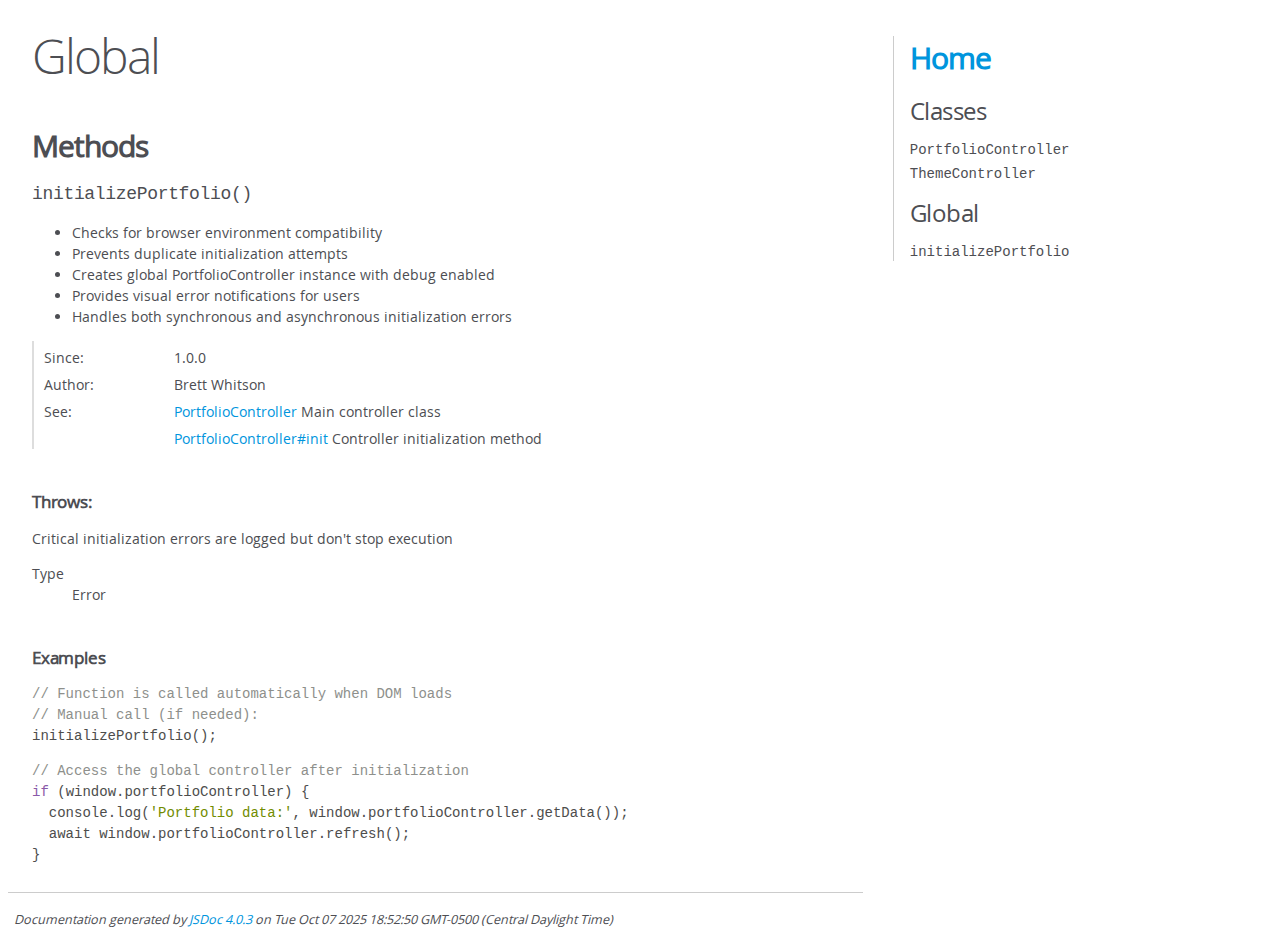
<file: docs/JSDocs/global.html>
<!DOCTYPE html>
<html lang="en">
<head>
    <meta charset="utf-8">
    <meta name="viewport" content="width=device-width, initial-scale=1.0">
    <title>JSDoc: Global</title>

    <script src="scripts/prettify/prettify.js"> </script>
    <script src="scripts/prettify/lang-css.js"> </script>
    <!-- HTML5 shiv removed for GitHub Pages compatibility -->
    <link type="text/css" rel="stylesheet" href="styles/prettify-tomorrow.css">
    <link type="text/css" rel="stylesheet" href="styles/jsdoc-default.css">
</head>

<body>

<div id="main">

    <h1 class="page-title">Global</h1>

<section>

<header>

        

</header>

<article>
    <div class="container-overview">

    </div>

        <h3 class="subsection-title">Methods</h3>

    <h4 class="name" id="initializePortfolio"><span class="type-signature"></span>initializePortfolio<span class="signature">()</span><span class="type-signature"></span></h4>

<div class="description">
    <ul>
<li>Checks for browser environment compatibility</li>
<li>Prevents duplicate initialization attempts</li>
<li>Creates global PortfolioController instance with debug enabled</li>
<li>Provides visual error notifications for users</li>
<li>Handles both synchronous and asynchronous initialization errors</li>
</ul>
</div>

<dl class="details">

    <dt class="tag-since">Since:</dt>
    <dd class="tag-since"><ul class="dummy"><li>1.0.0</li></ul></dd>

    <dt class="tag-author">Author:</dt>
    <dd class="tag-author">
        <ul>
            <li>Brett Whitson</li>
        </ul>
    </dd>

    <dt class="tag-see">See:</dt>
    <dd class="tag-see">
        <ul>
            <li><a href="PortfolioController.html">PortfolioController</a> Main controller class</li>

            <li><a href="PortfolioController.html#init">PortfolioController#init</a> Controller initialization method</li>
        </ul>
    </dd>

</dl>

<h5>Throws:</h5>

<dl>
    <dt>
        <div class="param-desc">
        <p>Critical initialization errors are logged but don't stop execution</p>
        </div>
    </dt>

    <dt>
        <dl>
            <dt>
                Type
            </dt>
            <dd>

<span class="param-type">Error</span>

            </dd>
        </dl>
    </dt>

</dl>

    <h5>Examples</h5>

    <pre class="prettyprint"><code>// Function is called automatically when DOM loads// Manual call (if needed):initializePortfolio();</code></pre>

    <pre class="prettyprint"><code>// Access the global controller after initializationif (window.portfolioController) {  console.log('Portfolio data:', window.portfolioController.getData());  await window.portfolioController.refresh();}</code></pre>

</article>

</section>

</div>

<nav>
    <h2><a href="index.html">Home</a></h2><h3>Classes</h3><ul><li><a href="PortfolioController.html">PortfolioController</a></li><li><a href="ThemeController.html">ThemeController</a></li></ul><h3>Global</h3><ul><li><a href="global.html#initializePortfolio">initializePortfolio</a></li></ul>
</nav>

<br class="clear">

<footer>
    Documentation generated by <a href="https://github.com/jsdoc/jsdoc">JSDoc 4.0.3</a> on Tue Oct 07 2025 18:52:50 GMT-0500 (Central Daylight Time)
</footer>

<script> prettyPrint(); </script>
<script src="scripts/linenumber.js"> </script>

    <!-- Debug info -->
    <script>
      // Only run debug on HTTP/HTTPS (not file://)
      if (window.location.protocol === 'http:' || window.location.protocol === 'https:') {
        console.log('JSDoc Debug Info:');
        console.log('Current URL:', window.location.href);
        console.log('Base URL:', window.location.origin + window.location.pathname.replace(/[^/]*$/, ''));
        
        // Test resource loading
        const resources = [
          'styles/jsdoc-default.css',
          'styles/prettify-tomorrow.css', 
          'scripts/prettify/prettify.js',
          'scripts/prettify/lang-css.js'
        ];
        
        resources.forEach(resource => {
          fetch(resource)
            .then(response => {
              if (response.ok) {
                console.log('✅ Resource loaded:', resource);
              } else {
                console.error('❌ Resource failed:', resource, response.status);
              }
            })
            .catch(error => {
              console.error('❌ Resource error:', resource, error);
            });
        });
      } else {
        console.log('JSDoc: Skipping debug checks for file:// protocol (use http server or GitHub Pages)');
      }
    </script>
    </body>
</html>
</file>
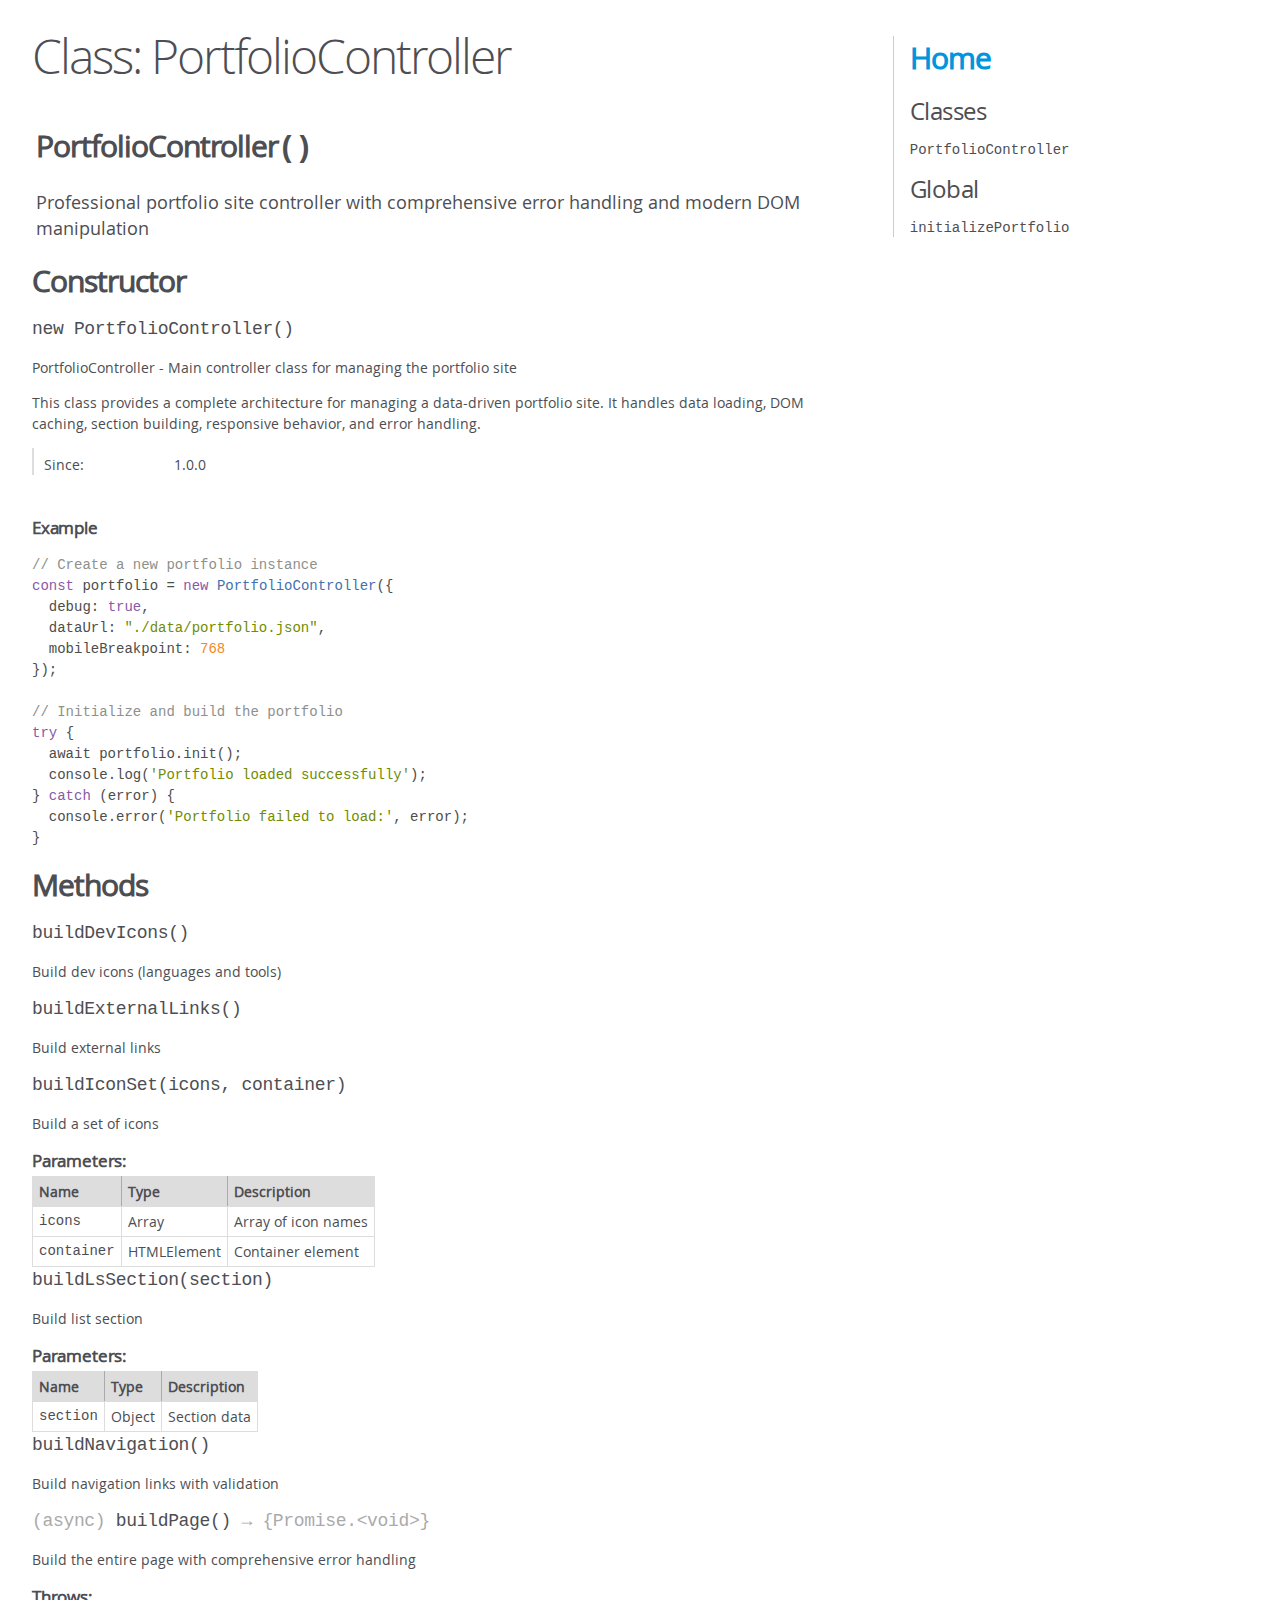
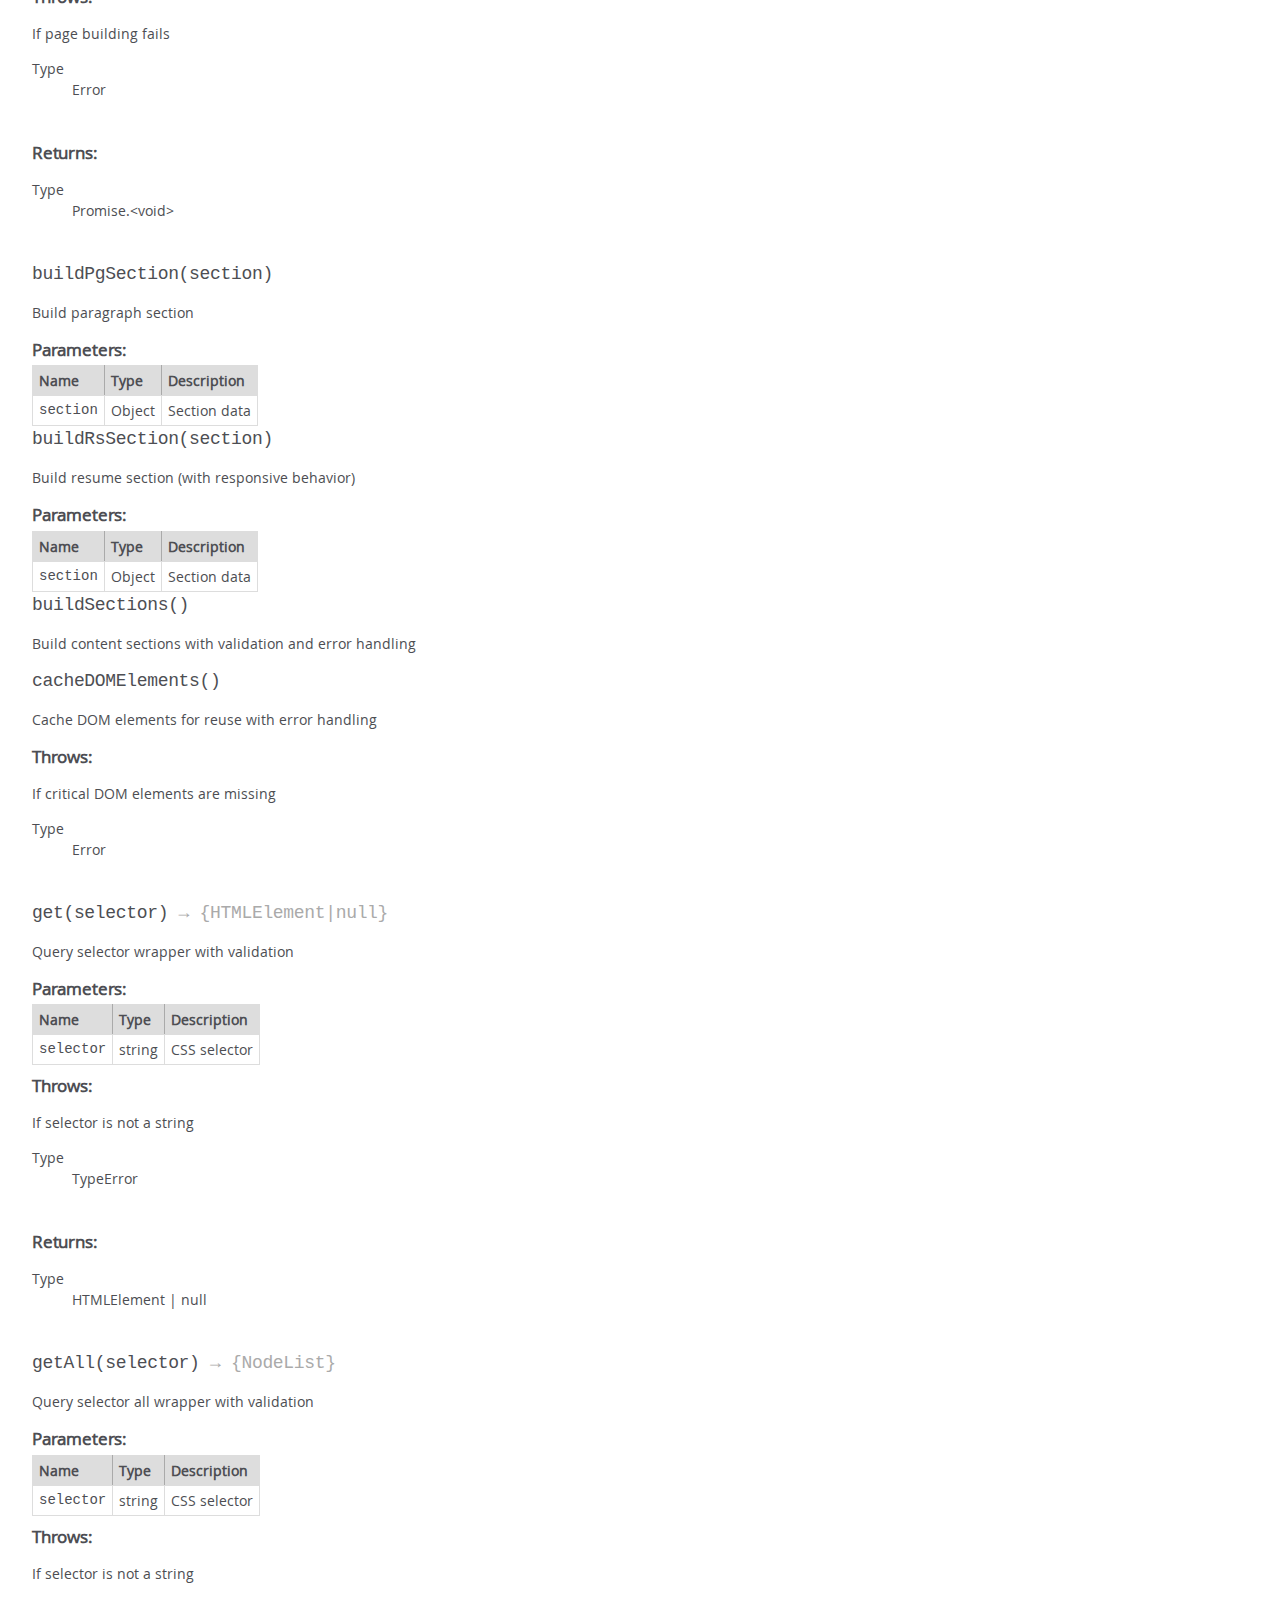
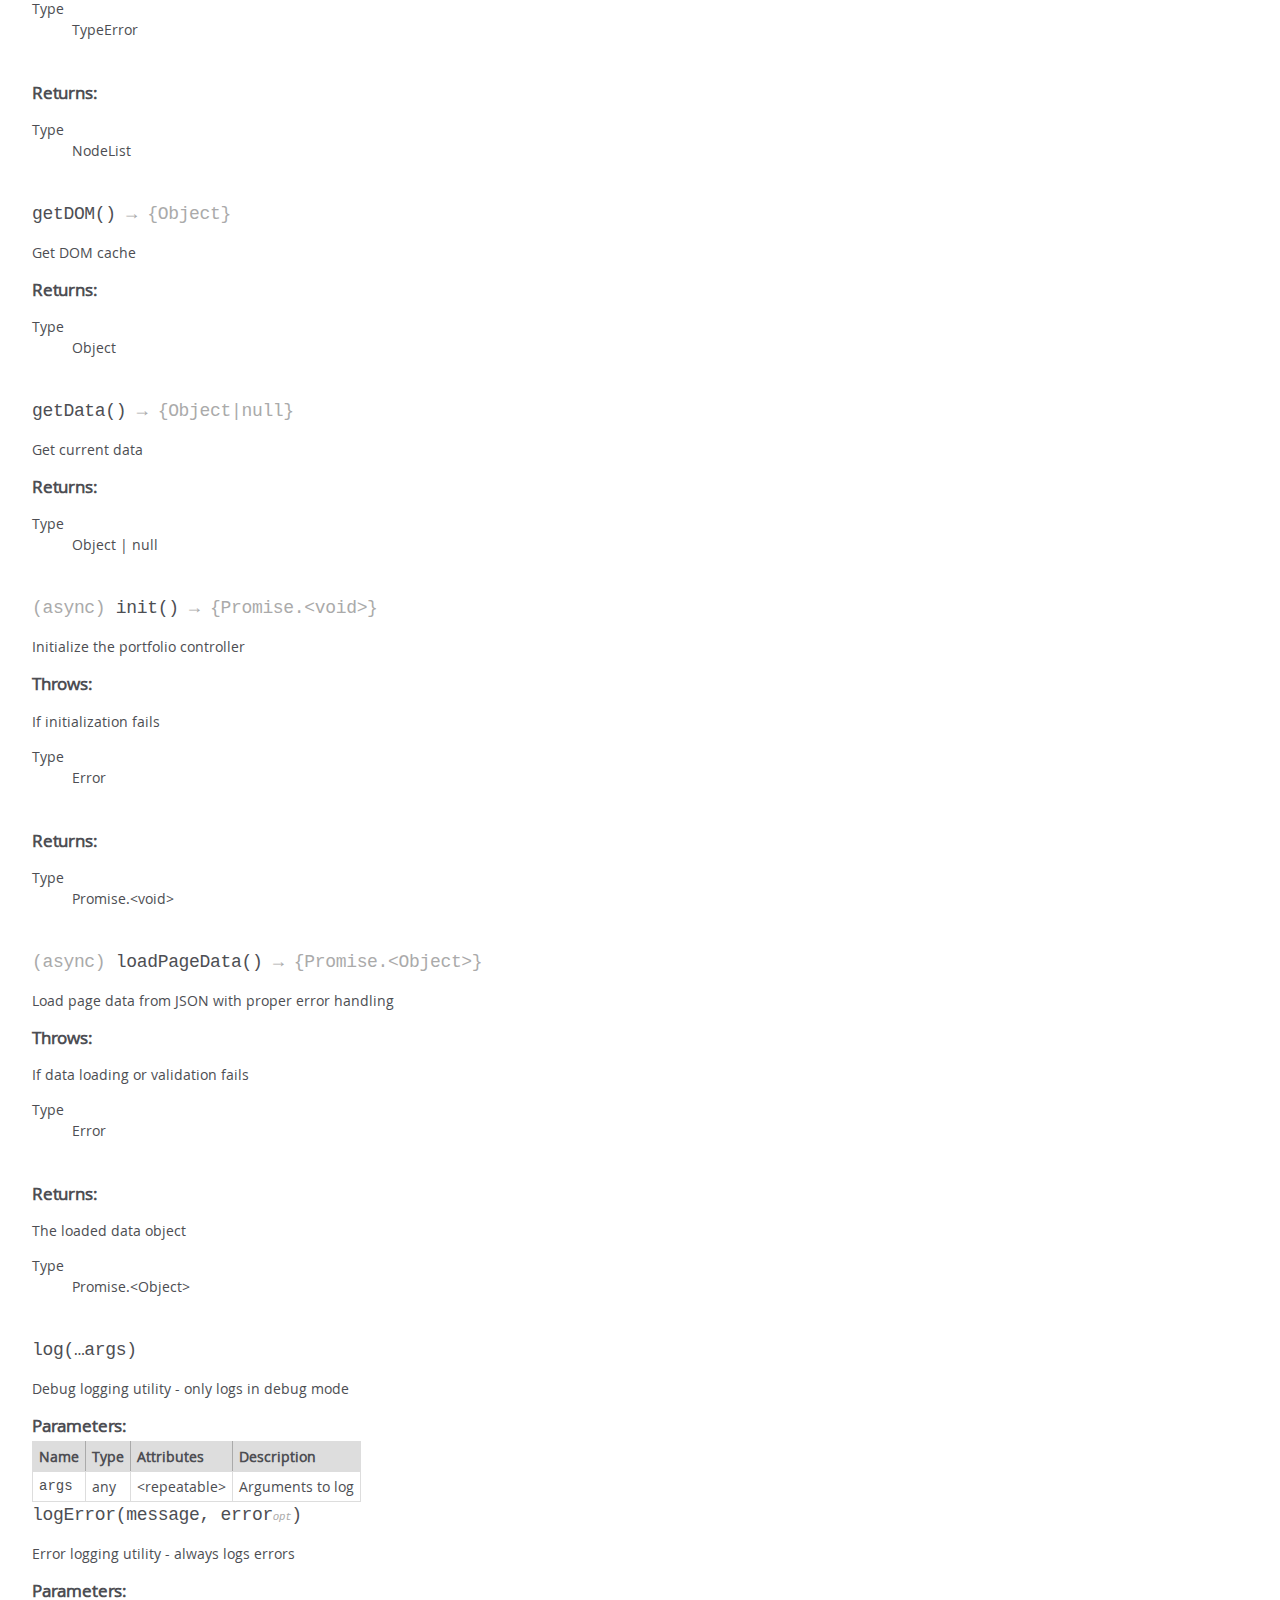
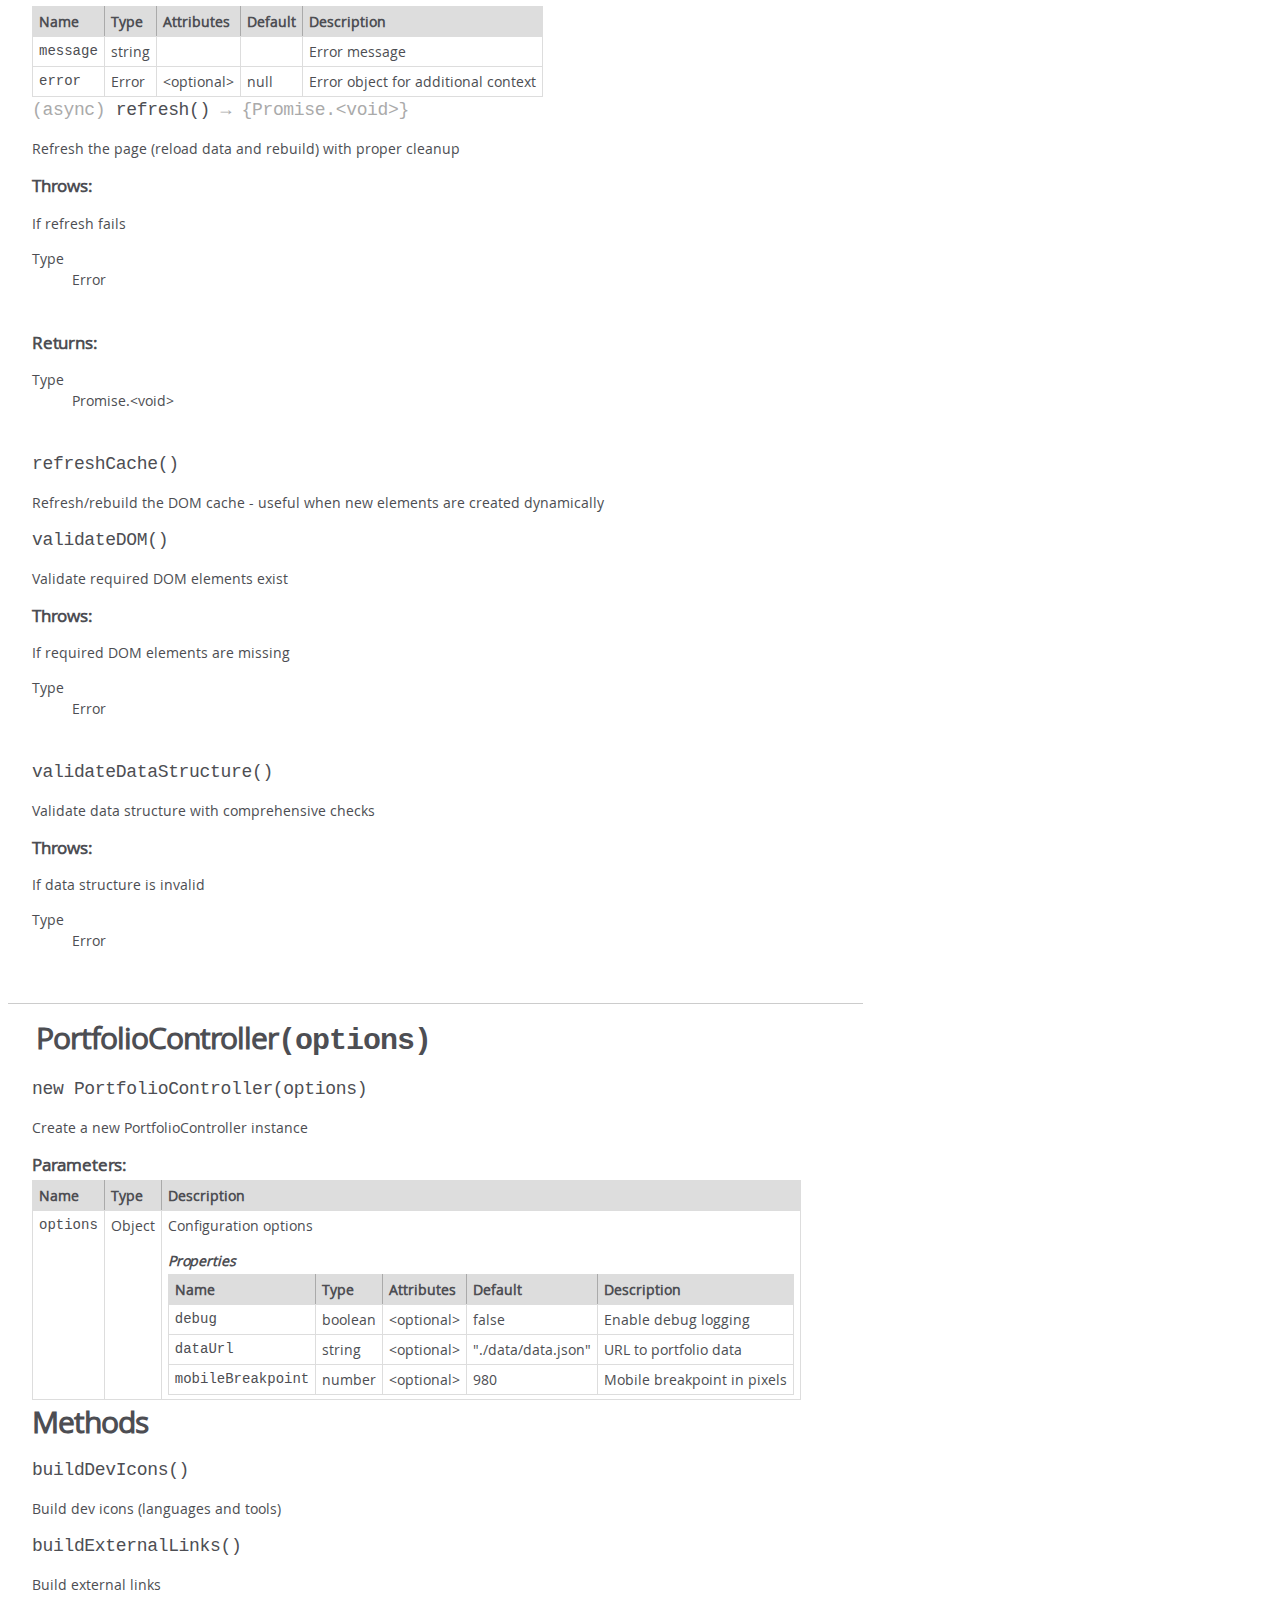
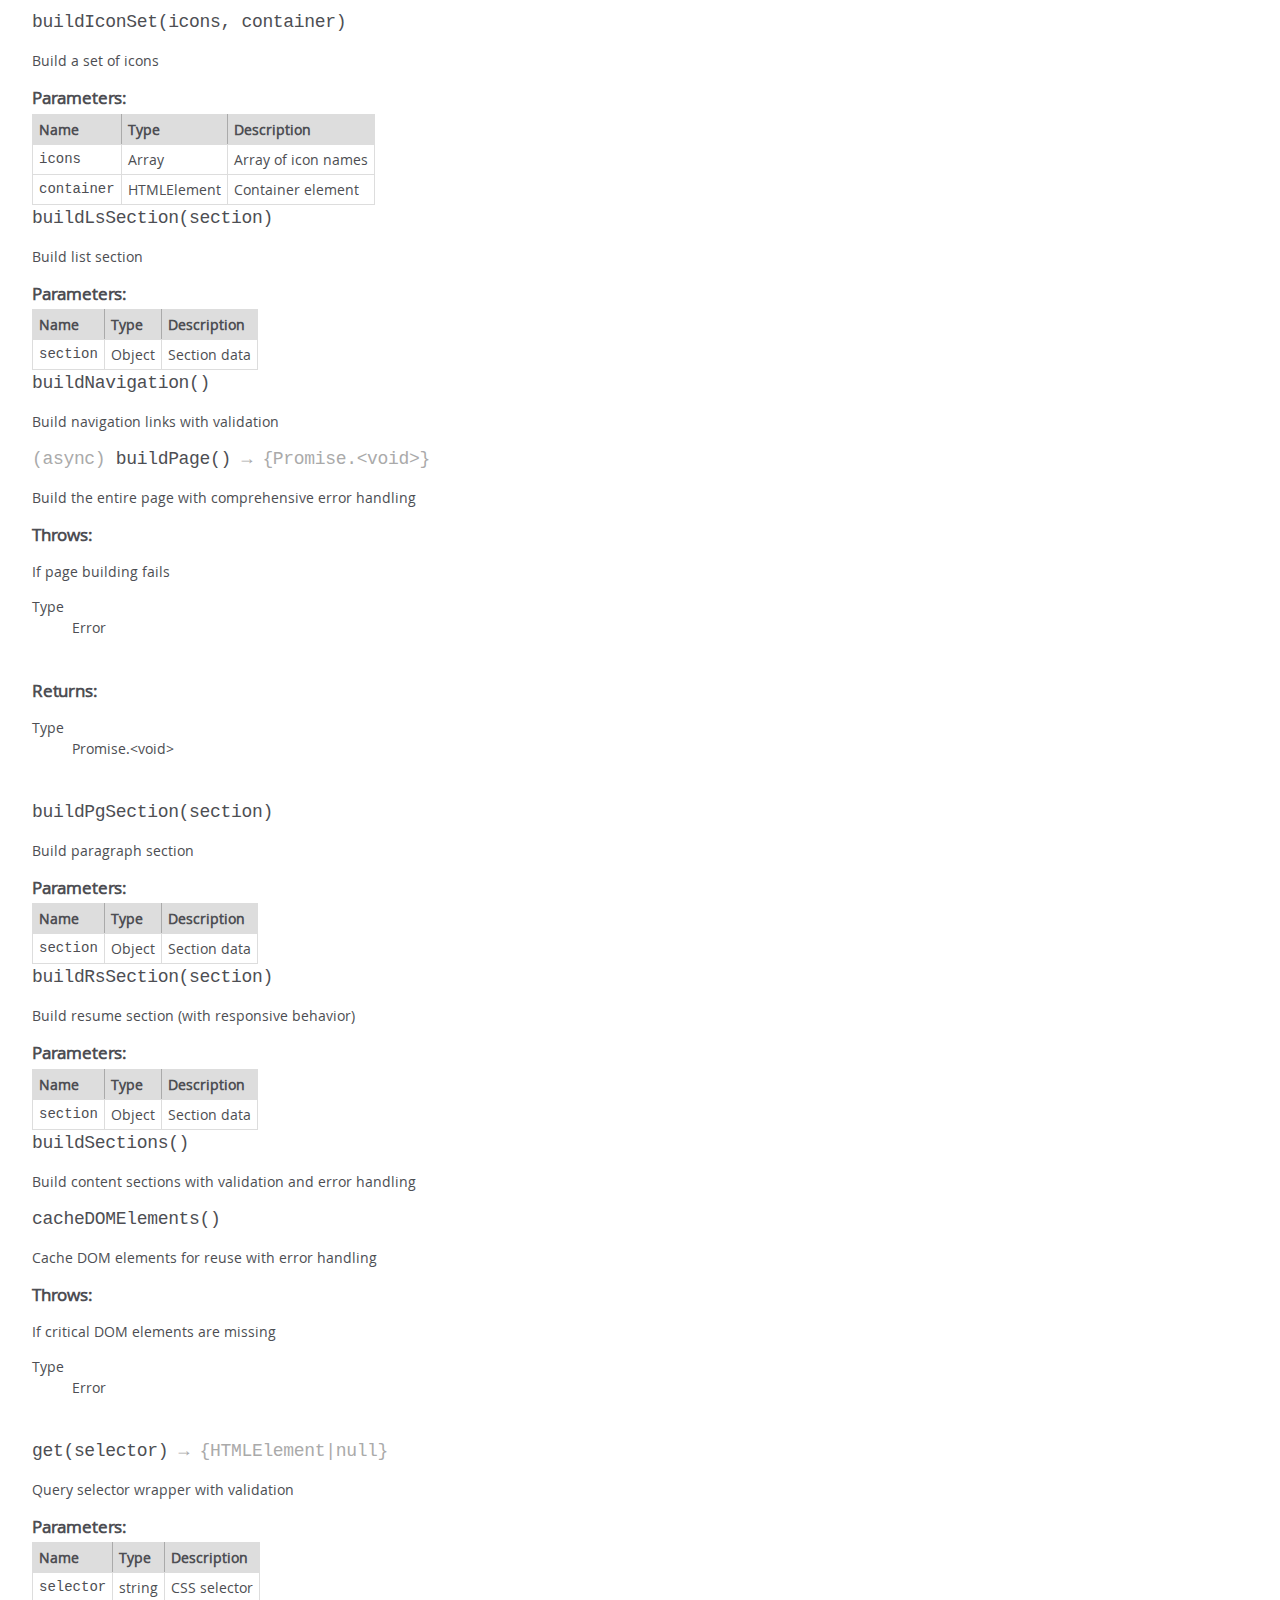
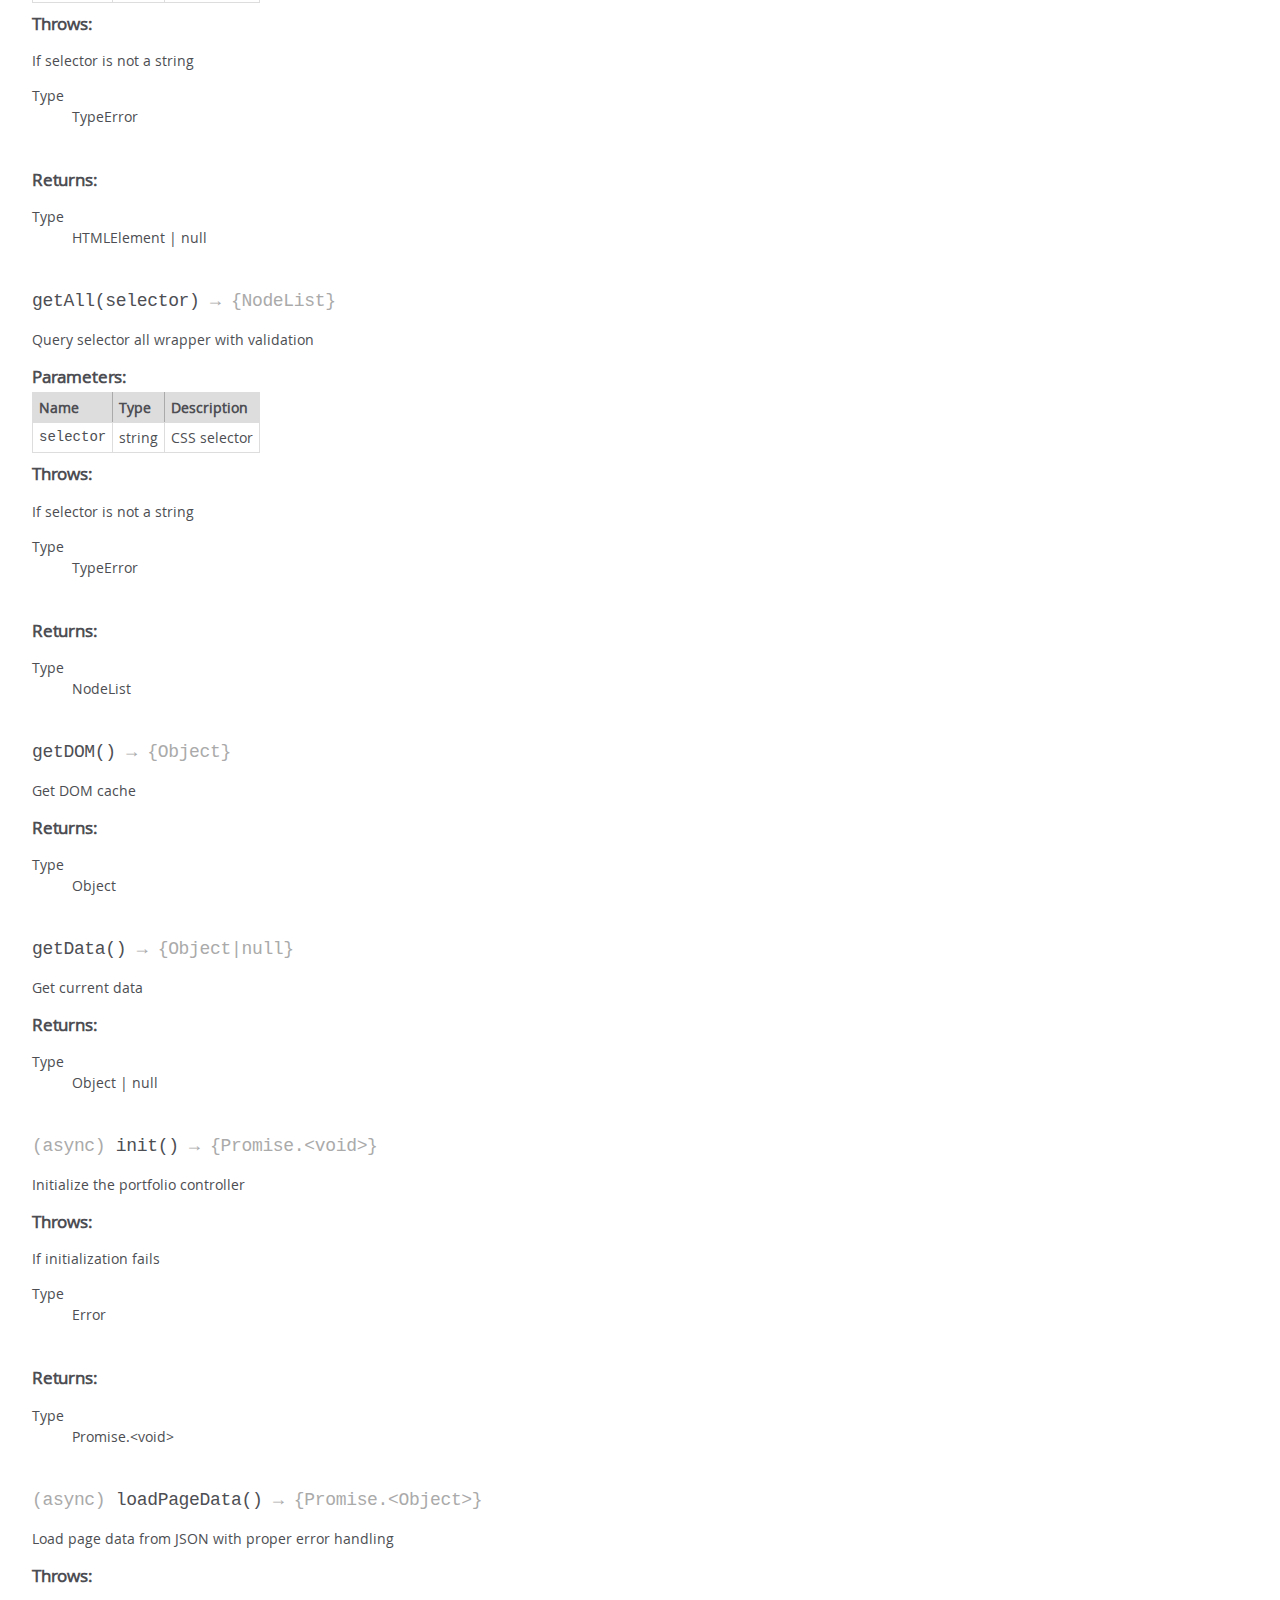
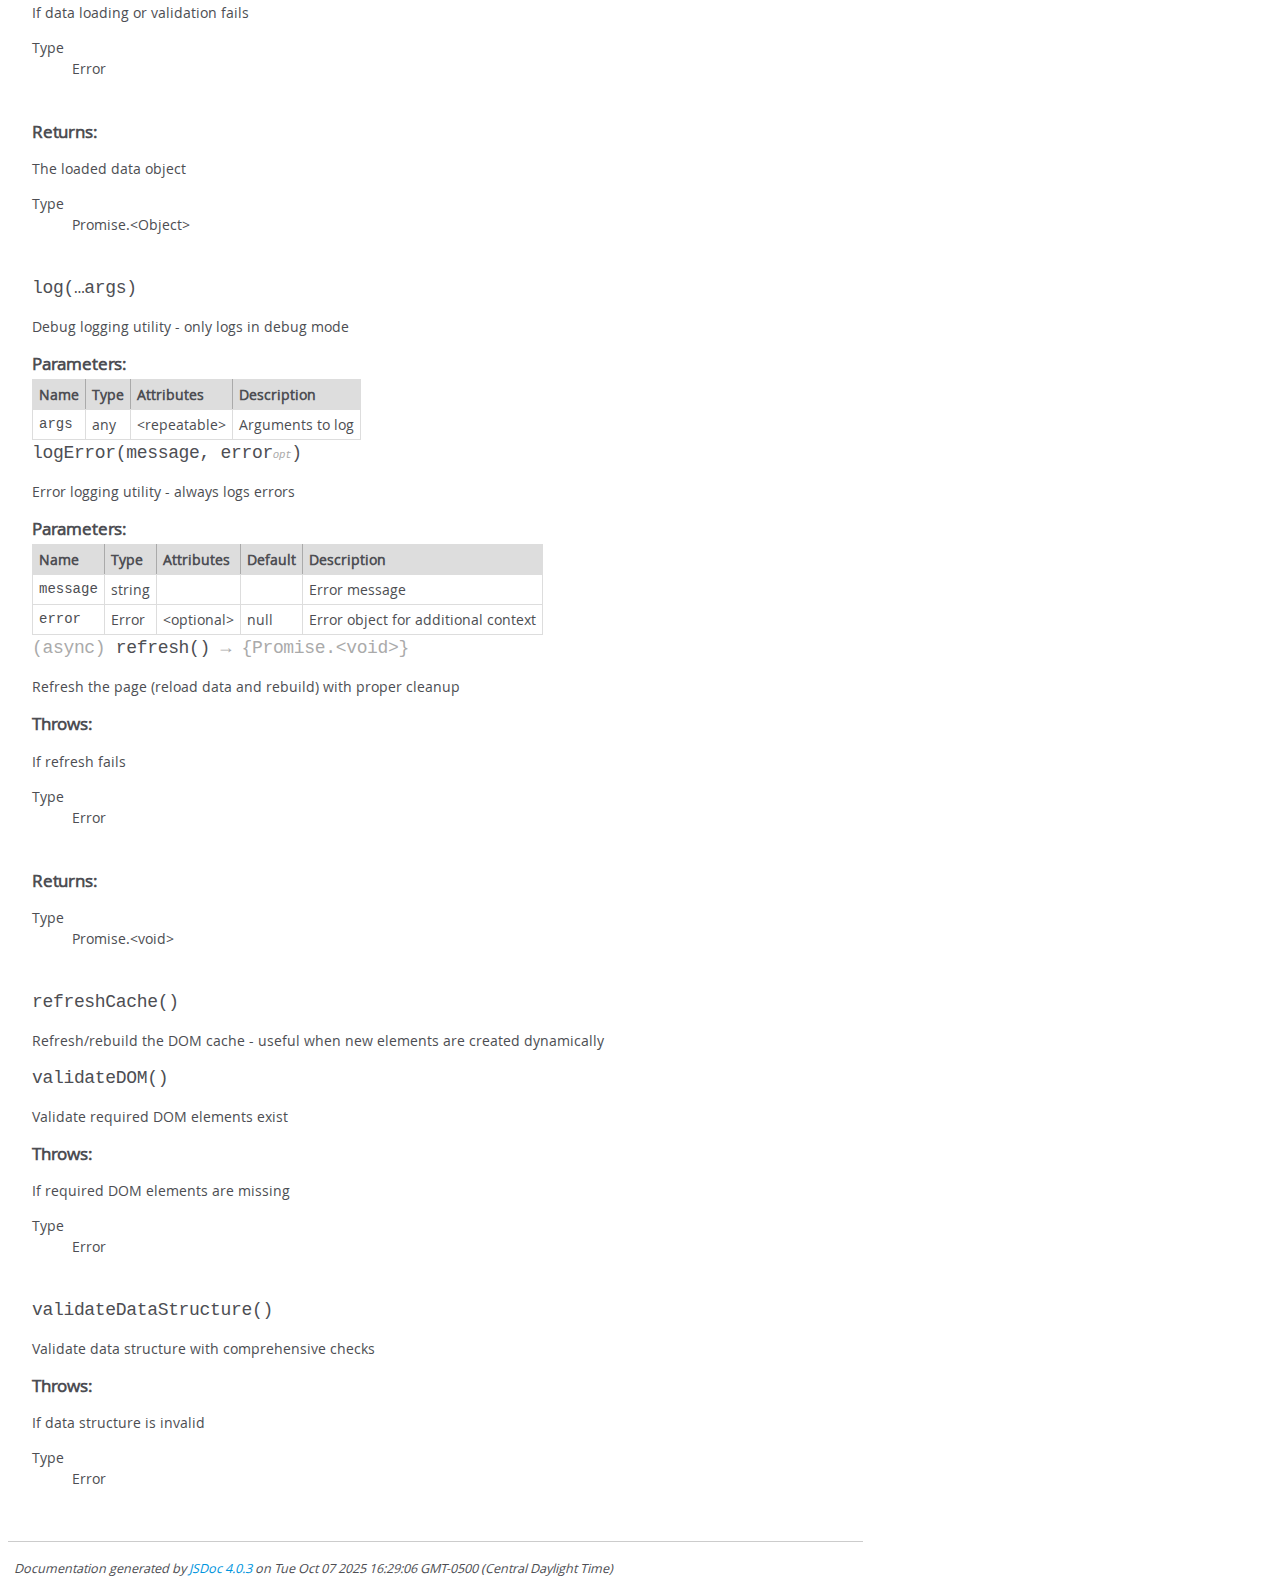
<file: docs/JSDocs/PortfolioController.html>
<!DOCTYPE html>
<html lang="en">
<head>
    <meta charset="utf-8">
    <meta name="viewport" content="width=device-width, initial-scale=1.0">
    <title>JSDoc: Class: PortfolioController</title>

    <script src="scripts/prettify/prettify.js"> </script>
    <script src="scripts/prettify/lang-css.js"> </script>
    <!-- HTML5 shiv removed for GitHub Pages compatibility -->
    <link type="text/css" rel="stylesheet" href="styles/prettify-tomorrow.css">
    <link type="text/css" rel="stylesheet" href="styles/jsdoc-default.css">
</head>

<body>

<div id="main">

    <h1 class="page-title">Class: PortfolioController</h1>

<section>

<header>

        <h2><span class="attribs"><span class="type-signature"></span></span>PortfolioController<span class="signature">()</span><span class="type-signature"></span></h2>

            <div class="class-description"><p>Professional portfolio site controller with comprehensive error handling and modern DOM manipulation</p></div>

</header>

<article>
    <div class="container-overview">

    <h2>Constructor</h2>

    <h4 class="name" id="PortfolioController"><span class="type-signature"></span>new PortfolioController<span class="signature">()</span><span class="type-signature"></span></h4>

<div class="description">
    <p>PortfolioController - Main controller class for managing the portfolio site</p>
<p>This class provides a complete architecture for managing a data-driven portfolio site.
It handles data loading, DOM caching, section building, responsive behavior, and error handling.</p>
</div>

<dl class="details">

    <dt class="tag-since">Since:</dt>
    <dd class="tag-since"><ul class="dummy"><li>1.0.0</li></ul></dd>

</dl>

    <h5>Example</h5>

    <pre class="prettyprint"><code>// Create a new portfolio instanceconst portfolio = new PortfolioController({  debug: true,  dataUrl: "./data/portfolio.json",  mobileBreakpoint: 768});// Initialize and build the portfoliotry {  await portfolio.init();  console.log('Portfolio loaded successfully');} catch (error) {  console.error('Portfolio failed to load:', error);}</code></pre>

    </div>

        <h3 class="subsection-title">Methods</h3>

    <h4 class="name" id="buildDevIcons"><span class="type-signature"></span>buildDevIcons<span class="signature">()</span><span class="type-signature"></span></h4>

<div class="description">
    <p>Build dev icons (languages and tools)</p>
</div>

    <h4 class="name" id="buildExternalLinks"><span class="type-signature"></span>buildExternalLinks<span class="signature">()</span><span class="type-signature"></span></h4>

<div class="description">
    <p>Build external links</p>
</div>

    <h4 class="name" id="buildIconSet"><span class="type-signature"></span>buildIconSet<span class="signature">(icons, container)</span><span class="type-signature"></span></h4>

<div class="description">
    <p>Build a set of icons</p>
</div>

    <h5>Parameters:</h5>

<table class="params">
    <thead>
    <tr>

        <th>Name</th>

        <th>Type</th>

        <th class="last">Description</th>
    </tr>
    </thead>

    <tbody>

        <tr>

                <td class="name"><code>icons</code></td>

            <td class="type">

<span class="param-type">Array</span>

            </td>

            <td class="description last"><p>Array of icon names</p></td>
        </tr>

        <tr>

                <td class="name"><code>container</code></td>

            <td class="type">

<span class="param-type">HTMLElement</span>

            </td>

            <td class="description last"><p>Container element</p></td>
        </tr>

    </tbody>
</table>

    <h4 class="name" id="buildLsSection"><span class="type-signature"></span>buildLsSection<span class="signature">(section)</span><span class="type-signature"></span></h4>

<div class="description">
    <p>Build list section</p>
</div>

    <h5>Parameters:</h5>

<table class="params">
    <thead>
    <tr>

        <th>Name</th>

        <th>Type</th>

        <th class="last">Description</th>
    </tr>
    </thead>

    <tbody>

        <tr>

                <td class="name"><code>section</code></td>

            <td class="type">

<span class="param-type">Object</span>

            </td>

            <td class="description last"><p>Section data</p></td>
        </tr>

    </tbody>
</table>

    <h4 class="name" id="buildNavigation"><span class="type-signature"></span>buildNavigation<span class="signature">()</span><span class="type-signature"></span></h4>

<div class="description">
    <p>Build navigation links with validation</p>
</div>

    <h4 class="name" id="buildPage"><span class="type-signature">(async) </span>buildPage<span class="signature">()</span><span class="type-signature"> &rarr; {Promise.&lt;void>}</span></h4>

<div class="description">
    <p>Build the entire page with comprehensive error handling</p>
</div>

<h5>Throws:</h5>

<dl>
    <dt>
        <div class="param-desc">
        <p>If page building fails</p>
        </div>
    </dt>

    <dt>
        <dl>
            <dt>
                Type
            </dt>
            <dd>

<span class="param-type">Error</span>

            </dd>
        </dl>
    </dt>

</dl>

<h5>Returns:</h5>

<dl>
    <dt>
        Type
    </dt>
    <dd>

<span class="param-type">Promise.&lt;void></span>

    </dd>
</dl>

    <h4 class="name" id="buildPgSection"><span class="type-signature"></span>buildPgSection<span class="signature">(section)</span><span class="type-signature"></span></h4>

<div class="description">
    <p>Build paragraph section</p>
</div>

    <h5>Parameters:</h5>

<table class="params">
    <thead>
    <tr>

        <th>Name</th>

        <th>Type</th>

        <th class="last">Description</th>
    </tr>
    </thead>

    <tbody>

        <tr>

                <td class="name"><code>section</code></td>

            <td class="type">

<span class="param-type">Object</span>

            </td>

            <td class="description last"><p>Section data</p></td>
        </tr>

    </tbody>
</table>

    <h4 class="name" id="buildRsSection"><span class="type-signature"></span>buildRsSection<span class="signature">(section)</span><span class="type-signature"></span></h4>

<div class="description">
    <p>Build resume section (with responsive behavior)</p>
</div>

    <h5>Parameters:</h5>

<table class="params">
    <thead>
    <tr>

        <th>Name</th>

        <th>Type</th>

        <th class="last">Description</th>
    </tr>
    </thead>

    <tbody>

        <tr>

                <td class="name"><code>section</code></td>

            <td class="type">

<span class="param-type">Object</span>

            </td>

            <td class="description last"><p>Section data</p></td>
        </tr>

    </tbody>
</table>

    <h4 class="name" id="buildSections"><span class="type-signature"></span>buildSections<span class="signature">()</span><span class="type-signature"></span></h4>

<div class="description">
    <p>Build content sections with validation and error handling</p>
</div>

    <h4 class="name" id="cacheDOMElements"><span class="type-signature"></span>cacheDOMElements<span class="signature">()</span><span class="type-signature"></span></h4>

<div class="description">
    <p>Cache DOM elements for reuse with error handling</p>
</div>

<h5>Throws:</h5>

<dl>
    <dt>
        <div class="param-desc">
        <p>If critical DOM elements are missing</p>
        </div>
    </dt>

    <dt>
        <dl>
            <dt>
                Type
            </dt>
            <dd>

<span class="param-type">Error</span>

            </dd>
        </dl>
    </dt>

</dl>

    <h4 class="name" id="get"><span class="type-signature"></span>get<span class="signature">(selector)</span><span class="type-signature"> &rarr; {HTMLElement|null}</span></h4>

<div class="description">
    <p>Query selector wrapper with validation</p>
</div>

    <h5>Parameters:</h5>

<table class="params">
    <thead>
    <tr>

        <th>Name</th>

        <th>Type</th>

        <th class="last">Description</th>
    </tr>
    </thead>

    <tbody>

        <tr>

                <td class="name"><code>selector</code></td>

            <td class="type">

<span class="param-type">string</span>

            </td>

            <td class="description last"><p>CSS selector</p></td>
        </tr>

    </tbody>
</table>

<h5>Throws:</h5>

<dl>
    <dt>
        <div class="param-desc">
        <p>If selector is not a string</p>
        </div>
    </dt>

    <dt>
        <dl>
            <dt>
                Type
            </dt>
            <dd>

<span class="param-type">TypeError</span>

            </dd>
        </dl>
    </dt>

</dl>

<h5>Returns:</h5>

<dl>
    <dt>
        Type
    </dt>
    <dd>

<span class="param-type">HTMLElement</span>
|

<span class="param-type">null</span>

    </dd>
</dl>

    <h4 class="name" id="getAll"><span class="type-signature"></span>getAll<span class="signature">(selector)</span><span class="type-signature"> &rarr; {NodeList}</span></h4>

<div class="description">
    <p>Query selector all wrapper with validation</p>
</div>

    <h5>Parameters:</h5>

<table class="params">
    <thead>
    <tr>

        <th>Name</th>

        <th>Type</th>

        <th class="last">Description</th>
    </tr>
    </thead>

    <tbody>

        <tr>

                <td class="name"><code>selector</code></td>

            <td class="type">

<span class="param-type">string</span>

            </td>

            <td class="description last"><p>CSS selector</p></td>
        </tr>

    </tbody>
</table>

<h5>Throws:</h5>

<dl>
    <dt>
        <div class="param-desc">
        <p>If selector is not a string</p>
        </div>
    </dt>

    <dt>
        <dl>
            <dt>
                Type
            </dt>
            <dd>

<span class="param-type">TypeError</span>

            </dd>
        </dl>
    </dt>

</dl>

<h5>Returns:</h5>

<dl>
    <dt>
        Type
    </dt>
    <dd>

<span class="param-type">NodeList</span>

    </dd>
</dl>

    <h4 class="name" id="getDOM"><span class="type-signature"></span>getDOM<span class="signature">()</span><span class="type-signature"> &rarr; {Object}</span></h4>

<div class="description">
    <p>Get DOM cache</p>
</div>

<h5>Returns:</h5>

<dl>
    <dt>
        Type
    </dt>
    <dd>

<span class="param-type">Object</span>

    </dd>
</dl>

    <h4 class="name" id="getData"><span class="type-signature"></span>getData<span class="signature">()</span><span class="type-signature"> &rarr; {Object|null}</span></h4>

<div class="description">
    <p>Get current data</p>
</div>

<h5>Returns:</h5>

<dl>
    <dt>
        Type
    </dt>
    <dd>

<span class="param-type">Object</span>
|

<span class="param-type">null</span>

    </dd>
</dl>

    <h4 class="name" id="init"><span class="type-signature">(async) </span>init<span class="signature">()</span><span class="type-signature"> &rarr; {Promise.&lt;void>}</span></h4>

<div class="description">
    <p>Initialize the portfolio controller</p>
</div>

<h5>Throws:</h5>

<dl>
    <dt>
        <div class="param-desc">
        <p>If initialization fails</p>
        </div>
    </dt>

    <dt>
        <dl>
            <dt>
                Type
            </dt>
            <dd>

<span class="param-type">Error</span>

            </dd>
        </dl>
    </dt>

</dl>

<h5>Returns:</h5>

<dl>
    <dt>
        Type
    </dt>
    <dd>

<span class="param-type">Promise.&lt;void></span>

    </dd>
</dl>

    <h4 class="name" id="loadPageData"><span class="type-signature">(async) </span>loadPageData<span class="signature">()</span><span class="type-signature"> &rarr; {Promise.&lt;Object>}</span></h4>

<div class="description">
    <p>Load page data from JSON with proper error handling</p>
</div>

<h5>Throws:</h5>

<dl>
    <dt>
        <div class="param-desc">
        <p>If data loading or validation fails</p>
        </div>
    </dt>

    <dt>
        <dl>
            <dt>
                Type
            </dt>
            <dd>

<span class="param-type">Error</span>

            </dd>
        </dl>
    </dt>

</dl>

<h5>Returns:</h5>

<div class="param-desc">
    <p>The loaded data object</p>
</div>

<dl>
    <dt>
        Type
    </dt>
    <dd>

<span class="param-type">Promise.&lt;Object></span>

    </dd>
</dl>

    <h4 class="name" id="log"><span class="type-signature"></span>log<span class="signature">(&hellip;args)</span><span class="type-signature"></span></h4>

<div class="description">
    <p>Debug logging utility - only logs in debug mode</p>
</div>

    <h5>Parameters:</h5>

<table class="params">
    <thead>
    <tr>

        <th>Name</th>

        <th>Type</th>

        <th>Attributes</th>

        <th class="last">Description</th>
    </tr>
    </thead>

    <tbody>

        <tr>

                <td class="name"><code>args</code></td>

            <td class="type">

<span class="param-type">any</span>

            </td>

                <td class="attributes">

                    &lt;repeatable><br>

                </td>

            <td class="description last"><p>Arguments to log</p></td>
        </tr>

    </tbody>
</table>

    <h4 class="name" id="logError"><span class="type-signature"></span>logError<span class="signature">(message, error<span class="signature-attributes">opt</span>)</span><span class="type-signature"></span></h4>

<div class="description">
    <p>Error logging utility - always logs errors</p>
</div>

    <h5>Parameters:</h5>

<table class="params">
    <thead>
    <tr>

        <th>Name</th>

        <th>Type</th>

        <th>Attributes</th>

        <th>Default</th>

        <th class="last">Description</th>
    </tr>
    </thead>

    <tbody>

        <tr>

                <td class="name"><code>message</code></td>

            <td class="type">

<span class="param-type">string</span>

            </td>

                <td class="attributes">

                </td>

                <td class="default">

                </td>

            <td class="description last"><p>Error message</p></td>
        </tr>

        <tr>

                <td class="name"><code>error</code></td>

            <td class="type">

<span class="param-type">Error</span>

            </td>

                <td class="attributes">

                    &lt;optional><br>

                </td>

                <td class="default">

                    null

                </td>

            <td class="description last"><p>Error object for additional context</p></td>
        </tr>

    </tbody>
</table>

    <h4 class="name" id="refresh"><span class="type-signature">(async) </span>refresh<span class="signature">()</span><span class="type-signature"> &rarr; {Promise.&lt;void>}</span></h4>

<div class="description">
    <p>Refresh the page (reload data and rebuild) with proper cleanup</p>
</div>

<h5>Throws:</h5>

<dl>
    <dt>
        <div class="param-desc">
        <p>If refresh fails</p>
        </div>
    </dt>

    <dt>
        <dl>
            <dt>
                Type
            </dt>
            <dd>

<span class="param-type">Error</span>

            </dd>
        </dl>
    </dt>

</dl>

<h5>Returns:</h5>

<dl>
    <dt>
        Type
    </dt>
    <dd>

<span class="param-type">Promise.&lt;void></span>

    </dd>
</dl>

    <h4 class="name" id="refreshCache"><span class="type-signature"></span>refreshCache<span class="signature">()</span><span class="type-signature"></span></h4>

<div class="description">
    <p>Refresh/rebuild the DOM cache - useful when new elements are created dynamically</p>
</div>

    <h4 class="name" id="validateDOM"><span class="type-signature"></span>validateDOM<span class="signature">()</span><span class="type-signature"></span></h4>

<div class="description">
    <p>Validate required DOM elements exist</p>
</div>

<h5>Throws:</h5>

<dl>
    <dt>
        <div class="param-desc">
        <p>If required DOM elements are missing</p>
        </div>
    </dt>

    <dt>
        <dl>
            <dt>
                Type
            </dt>
            <dd>

<span class="param-type">Error</span>

            </dd>
        </dl>
    </dt>

</dl>

    <h4 class="name" id="validateDataStructure"><span class="type-signature"></span>validateDataStructure<span class="signature">()</span><span class="type-signature"></span></h4>

<div class="description">
    <p>Validate data structure with comprehensive checks</p>
</div>

<h5>Throws:</h5>

<dl>
    <dt>
        <div class="param-desc">
        <p>If data structure is invalid</p>
        </div>
    </dt>

    <dt>
        <dl>
            <dt>
                Type
            </dt>
            <dd>

<span class="param-type">Error</span>

            </dd>
        </dl>
    </dt>

</dl>

</article>

</section>

<section>

<header>

        <h2><span class="attribs"><span class="type-signature"></span></span>PortfolioController<span class="signature">(options)</span><span class="type-signature"></span></h2>

</header>

<article>
    <div class="container-overview">

    <h4 class="name" id="PortfolioController"><span class="type-signature"></span>new PortfolioController<span class="signature">(options)</span><span class="type-signature"></span></h4>

<div class="description">
    <p>Create a new PortfolioController instance</p>
</div>

    <h5>Parameters:</h5>

<table class="params">
    <thead>
    <tr>

        <th>Name</th>

        <th>Type</th>

        <th class="last">Description</th>
    </tr>
    </thead>

    <tbody>

        <tr>

                <td class="name"><code>options</code></td>

            <td class="type">

<span class="param-type">Object</span>

            </td>

            <td class="description last"><p>Configuration options</p>
                <h6>Properties</h6>

<table class="params">
    <thead>
    <tr>

        <th>Name</th>

        <th>Type</th>

        <th>Attributes</th>

        <th>Default</th>

        <th class="last">Description</th>
    </tr>
    </thead>

    <tbody>

        <tr>

                <td class="name"><code>debug</code></td>

            <td class="type">

<span class="param-type">boolean</span>

            </td>

                <td class="attributes">

                    &lt;optional><br>

                </td>

                <td class="default">

                    false

                </td>

            <td class="description last"><p>Enable debug logging</p></td>
        </tr>

        <tr>

                <td class="name"><code>dataUrl</code></td>

            <td class="type">

<span class="param-type">string</span>

            </td>

                <td class="attributes">

                    &lt;optional><br>

                </td>

                <td class="default">

                    "./data/data.json"

                </td>

            <td class="description last"><p>URL to portfolio data</p></td>
        </tr>

        <tr>

                <td class="name"><code>mobileBreakpoint</code></td>

            <td class="type">

<span class="param-type">number</span>

            </td>

                <td class="attributes">

                    &lt;optional><br>

                </td>

                <td class="default">

                    980

                </td>

            <td class="description last"><p>Mobile breakpoint in pixels</p></td>
        </tr>

    </tbody>
</table>

            </td>
        </tr>

    </tbody>
</table>

    </div>

        <h3 class="subsection-title">Methods</h3>

    <h4 class="name" id="buildDevIcons"><span class="type-signature"></span>buildDevIcons<span class="signature">()</span><span class="type-signature"></span></h4>

<div class="description">
    <p>Build dev icons (languages and tools)</p>
</div>

    <h4 class="name" id="buildExternalLinks"><span class="type-signature"></span>buildExternalLinks<span class="signature">()</span><span class="type-signature"></span></h4>

<div class="description">
    <p>Build external links</p>
</div>

    <h4 class="name" id="buildIconSet"><span class="type-signature"></span>buildIconSet<span class="signature">(icons, container)</span><span class="type-signature"></span></h4>

<div class="description">
    <p>Build a set of icons</p>
</div>

    <h5>Parameters:</h5>

<table class="params">
    <thead>
    <tr>

        <th>Name</th>

        <th>Type</th>

        <th class="last">Description</th>
    </tr>
    </thead>

    <tbody>

        <tr>

                <td class="name"><code>icons</code></td>

            <td class="type">

<span class="param-type">Array</span>

            </td>

            <td class="description last"><p>Array of icon names</p></td>
        </tr>

        <tr>

                <td class="name"><code>container</code></td>

            <td class="type">

<span class="param-type">HTMLElement</span>

            </td>

            <td class="description last"><p>Container element</p></td>
        </tr>

    </tbody>
</table>

    <h4 class="name" id="buildLsSection"><span class="type-signature"></span>buildLsSection<span class="signature">(section)</span><span class="type-signature"></span></h4>

<div class="description">
    <p>Build list section</p>
</div>

    <h5>Parameters:</h5>

<table class="params">
    <thead>
    <tr>

        <th>Name</th>

        <th>Type</th>

        <th class="last">Description</th>
    </tr>
    </thead>

    <tbody>

        <tr>

                <td class="name"><code>section</code></td>

            <td class="type">

<span class="param-type">Object</span>

            </td>

            <td class="description last"><p>Section data</p></td>
        </tr>

    </tbody>
</table>

    <h4 class="name" id="buildNavigation"><span class="type-signature"></span>buildNavigation<span class="signature">()</span><span class="type-signature"></span></h4>

<div class="description">
    <p>Build navigation links with validation</p>
</div>

    <h4 class="name" id="buildPage"><span class="type-signature">(async) </span>buildPage<span class="signature">()</span><span class="type-signature"> &rarr; {Promise.&lt;void>}</span></h4>

<div class="description">
    <p>Build the entire page with comprehensive error handling</p>
</div>

<h5>Throws:</h5>

<dl>
    <dt>
        <div class="param-desc">
        <p>If page building fails</p>
        </div>
    </dt>

    <dt>
        <dl>
            <dt>
                Type
            </dt>
            <dd>

<span class="param-type">Error</span>

            </dd>
        </dl>
    </dt>

</dl>

<h5>Returns:</h5>

<dl>
    <dt>
        Type
    </dt>
    <dd>

<span class="param-type">Promise.&lt;void></span>

    </dd>
</dl>

    <h4 class="name" id="buildPgSection"><span class="type-signature"></span>buildPgSection<span class="signature">(section)</span><span class="type-signature"></span></h4>

<div class="description">
    <p>Build paragraph section</p>
</div>

    <h5>Parameters:</h5>

<table class="params">
    <thead>
    <tr>

        <th>Name</th>

        <th>Type</th>

        <th class="last">Description</th>
    </tr>
    </thead>

    <tbody>

        <tr>

                <td class="name"><code>section</code></td>

            <td class="type">

<span class="param-type">Object</span>

            </td>

            <td class="description last"><p>Section data</p></td>
        </tr>

    </tbody>
</table>

    <h4 class="name" id="buildRsSection"><span class="type-signature"></span>buildRsSection<span class="signature">(section)</span><span class="type-signature"></span></h4>

<div class="description">
    <p>Build resume section (with responsive behavior)</p>
</div>

    <h5>Parameters:</h5>

<table class="params">
    <thead>
    <tr>

        <th>Name</th>

        <th>Type</th>

        <th class="last">Description</th>
    </tr>
    </thead>

    <tbody>

        <tr>

                <td class="name"><code>section</code></td>

            <td class="type">

<span class="param-type">Object</span>

            </td>

            <td class="description last"><p>Section data</p></td>
        </tr>

    </tbody>
</table>

    <h4 class="name" id="buildSections"><span class="type-signature"></span>buildSections<span class="signature">()</span><span class="type-signature"></span></h4>

<div class="description">
    <p>Build content sections with validation and error handling</p>
</div>

    <h4 class="name" id="cacheDOMElements"><span class="type-signature"></span>cacheDOMElements<span class="signature">()</span><span class="type-signature"></span></h4>

<div class="description">
    <p>Cache DOM elements for reuse with error handling</p>
</div>

<h5>Throws:</h5>

<dl>
    <dt>
        <div class="param-desc">
        <p>If critical DOM elements are missing</p>
        </div>
    </dt>

    <dt>
        <dl>
            <dt>
                Type
            </dt>
            <dd>

<span class="param-type">Error</span>

            </dd>
        </dl>
    </dt>

</dl>

    <h4 class="name" id="get"><span class="type-signature"></span>get<span class="signature">(selector)</span><span class="type-signature"> &rarr; {HTMLElement|null}</span></h4>

<div class="description">
    <p>Query selector wrapper with validation</p>
</div>

    <h5>Parameters:</h5>

<table class="params">
    <thead>
    <tr>

        <th>Name</th>

        <th>Type</th>

        <th class="last">Description</th>
    </tr>
    </thead>

    <tbody>

        <tr>

                <td class="name"><code>selector</code></td>

            <td class="type">

<span class="param-type">string</span>

            </td>

            <td class="description last"><p>CSS selector</p></td>
        </tr>

    </tbody>
</table>

<h5>Throws:</h5>

<dl>
    <dt>
        <div class="param-desc">
        <p>If selector is not a string</p>
        </div>
    </dt>

    <dt>
        <dl>
            <dt>
                Type
            </dt>
            <dd>

<span class="param-type">TypeError</span>

            </dd>
        </dl>
    </dt>

</dl>

<h5>Returns:</h5>

<dl>
    <dt>
        Type
    </dt>
    <dd>

<span class="param-type">HTMLElement</span>
|

<span class="param-type">null</span>

    </dd>
</dl>

    <h4 class="name" id="getAll"><span class="type-signature"></span>getAll<span class="signature">(selector)</span><span class="type-signature"> &rarr; {NodeList}</span></h4>

<div class="description">
    <p>Query selector all wrapper with validation</p>
</div>

    <h5>Parameters:</h5>

<table class="params">
    <thead>
    <tr>

        <th>Name</th>

        <th>Type</th>

        <th class="last">Description</th>
    </tr>
    </thead>

    <tbody>

        <tr>

                <td class="name"><code>selector</code></td>

            <td class="type">

<span class="param-type">string</span>

            </td>

            <td class="description last"><p>CSS selector</p></td>
        </tr>

    </tbody>
</table>

<h5>Throws:</h5>

<dl>
    <dt>
        <div class="param-desc">
        <p>If selector is not a string</p>
        </div>
    </dt>

    <dt>
        <dl>
            <dt>
                Type
            </dt>
            <dd>

<span class="param-type">TypeError</span>

            </dd>
        </dl>
    </dt>

</dl>

<h5>Returns:</h5>

<dl>
    <dt>
        Type
    </dt>
    <dd>

<span class="param-type">NodeList</span>

    </dd>
</dl>

    <h4 class="name" id="getDOM"><span class="type-signature"></span>getDOM<span class="signature">()</span><span class="type-signature"> &rarr; {Object}</span></h4>

<div class="description">
    <p>Get DOM cache</p>
</div>

<h5>Returns:</h5>

<dl>
    <dt>
        Type
    </dt>
    <dd>

<span class="param-type">Object</span>

    </dd>
</dl>

    <h4 class="name" id="getData"><span class="type-signature"></span>getData<span class="signature">()</span><span class="type-signature"> &rarr; {Object|null}</span></h4>

<div class="description">
    <p>Get current data</p>
</div>

<h5>Returns:</h5>

<dl>
    <dt>
        Type
    </dt>
    <dd>

<span class="param-type">Object</span>
|

<span class="param-type">null</span>

    </dd>
</dl>

    <h4 class="name" id="init"><span class="type-signature">(async) </span>init<span class="signature">()</span><span class="type-signature"> &rarr; {Promise.&lt;void>}</span></h4>

<div class="description">
    <p>Initialize the portfolio controller</p>
</div>

<h5>Throws:</h5>

<dl>
    <dt>
        <div class="param-desc">
        <p>If initialization fails</p>
        </div>
    </dt>

    <dt>
        <dl>
            <dt>
                Type
            </dt>
            <dd>

<span class="param-type">Error</span>

            </dd>
        </dl>
    </dt>

</dl>

<h5>Returns:</h5>

<dl>
    <dt>
        Type
    </dt>
    <dd>

<span class="param-type">Promise.&lt;void></span>

    </dd>
</dl>

    <h4 class="name" id="loadPageData"><span class="type-signature">(async) </span>loadPageData<span class="signature">()</span><span class="type-signature"> &rarr; {Promise.&lt;Object>}</span></h4>

<div class="description">
    <p>Load page data from JSON with proper error handling</p>
</div>

<h5>Throws:</h5>

<dl>
    <dt>
        <div class="param-desc">
        <p>If data loading or validation fails</p>
        </div>
    </dt>

    <dt>
        <dl>
            <dt>
                Type
            </dt>
            <dd>

<span class="param-type">Error</span>

            </dd>
        </dl>
    </dt>

</dl>

<h5>Returns:</h5>

<div class="param-desc">
    <p>The loaded data object</p>
</div>

<dl>
    <dt>
        Type
    </dt>
    <dd>

<span class="param-type">Promise.&lt;Object></span>

    </dd>
</dl>

    <h4 class="name" id="log"><span class="type-signature"></span>log<span class="signature">(&hellip;args)</span><span class="type-signature"></span></h4>

<div class="description">
    <p>Debug logging utility - only logs in debug mode</p>
</div>

    <h5>Parameters:</h5>

<table class="params">
    <thead>
    <tr>

        <th>Name</th>

        <th>Type</th>

        <th>Attributes</th>

        <th class="last">Description</th>
    </tr>
    </thead>

    <tbody>

        <tr>

                <td class="name"><code>args</code></td>

            <td class="type">

<span class="param-type">any</span>

            </td>

                <td class="attributes">

                    &lt;repeatable><br>

                </td>

            <td class="description last"><p>Arguments to log</p></td>
        </tr>

    </tbody>
</table>

    <h4 class="name" id="logError"><span class="type-signature"></span>logError<span class="signature">(message, error<span class="signature-attributes">opt</span>)</span><span class="type-signature"></span></h4>

<div class="description">
    <p>Error logging utility - always logs errors</p>
</div>

    <h5>Parameters:</h5>

<table class="params">
    <thead>
    <tr>

        <th>Name</th>

        <th>Type</th>

        <th>Attributes</th>

        <th>Default</th>

        <th class="last">Description</th>
    </tr>
    </thead>

    <tbody>

        <tr>

                <td class="name"><code>message</code></td>

            <td class="type">

<span class="param-type">string</span>

            </td>

                <td class="attributes">

                </td>

                <td class="default">

                </td>

            <td class="description last"><p>Error message</p></td>
        </tr>

        <tr>

                <td class="name"><code>error</code></td>

            <td class="type">

<span class="param-type">Error</span>

            </td>

                <td class="attributes">

                    &lt;optional><br>

                </td>

                <td class="default">

                    null

                </td>

            <td class="description last"><p>Error object for additional context</p></td>
        </tr>

    </tbody>
</table>

    <h4 class="name" id="refresh"><span class="type-signature">(async) </span>refresh<span class="signature">()</span><span class="type-signature"> &rarr; {Promise.&lt;void>}</span></h4>

<div class="description">
    <p>Refresh the page (reload data and rebuild) with proper cleanup</p>
</div>

<h5>Throws:</h5>

<dl>
    <dt>
        <div class="param-desc">
        <p>If refresh fails</p>
        </div>
    </dt>

    <dt>
        <dl>
            <dt>
                Type
            </dt>
            <dd>

<span class="param-type">Error</span>

            </dd>
        </dl>
    </dt>

</dl>

<h5>Returns:</h5>

<dl>
    <dt>
        Type
    </dt>
    <dd>

<span class="param-type">Promise.&lt;void></span>

    </dd>
</dl>

    <h4 class="name" id="refreshCache"><span class="type-signature"></span>refreshCache<span class="signature">()</span><span class="type-signature"></span></h4>

<div class="description">
    <p>Refresh/rebuild the DOM cache - useful when new elements are created dynamically</p>
</div>

    <h4 class="name" id="validateDOM"><span class="type-signature"></span>validateDOM<span class="signature">()</span><span class="type-signature"></span></h4>

<div class="description">
    <p>Validate required DOM elements exist</p>
</div>

<h5>Throws:</h5>

<dl>
    <dt>
        <div class="param-desc">
        <p>If required DOM elements are missing</p>
        </div>
    </dt>

    <dt>
        <dl>
            <dt>
                Type
            </dt>
            <dd>

<span class="param-type">Error</span>

            </dd>
        </dl>
    </dt>

</dl>

    <h4 class="name" id="validateDataStructure"><span class="type-signature"></span>validateDataStructure<span class="signature">()</span><span class="type-signature"></span></h4>

<div class="description">
    <p>Validate data structure with comprehensive checks</p>
</div>

<h5>Throws:</h5>

<dl>
    <dt>
        <div class="param-desc">
        <p>If data structure is invalid</p>
        </div>
    </dt>

    <dt>
        <dl>
            <dt>
                Type
            </dt>
            <dd>

<span class="param-type">Error</span>

            </dd>
        </dl>
    </dt>

</dl>

</article>

</section>

</div>

<nav>
    <h2><a href="index.html">Home</a></h2><h3>Classes</h3><ul><li><a href="PortfolioController.html">PortfolioController</a></li></ul><h3>Global</h3><ul><li><a href="global.html#initializePortfolio">initializePortfolio</a></li></ul>
</nav>

<br class="clear">

<footer>
    Documentation generated by <a href="https://github.com/jsdoc/jsdoc">JSDoc 4.0.3</a> on Tue Oct 07 2025 16:29:06 GMT-0500 (Central Daylight Time)
</footer>

<script> prettyPrint(); </script>
<script src="scripts/linenumber.js"> </script>

    <!-- Debug info -->
    <script>
      // Only run debug on HTTP/HTTPS (not file://)
      if (window.location.protocol === 'http:' || window.location.protocol === 'https:') {
        console.log('JSDoc Debug Info:');
        console.log('Current URL:', window.location.href);
        console.log('Base URL:', window.location.origin + window.location.pathname.replace(/[^/]*$/, ''));
        
        // Test resource loading
        const resources = [
          'styles/jsdoc-default.css',
          'styles/prettify-tomorrow.css', 
          'scripts/prettify/prettify.js',
          'scripts/prettify/lang-css.js'
        ];
        
        resources.forEach(resource => {
          fetch(resource)
            .then(response => {
              if (response.ok) {
                console.log('✅ Resource loaded:', resource);
              } else {
                console.error('❌ Resource failed:', resource, response.status);
              }
            })
            .catch(error => {
              console.error('❌ Resource error:', resource, error);
            });
        });
      } else {
        console.log('JSDoc: Skipping debug checks for file:// protocol (use http server or GitHub Pages)');
      }
    </script>
    </body>
</html>
</file>
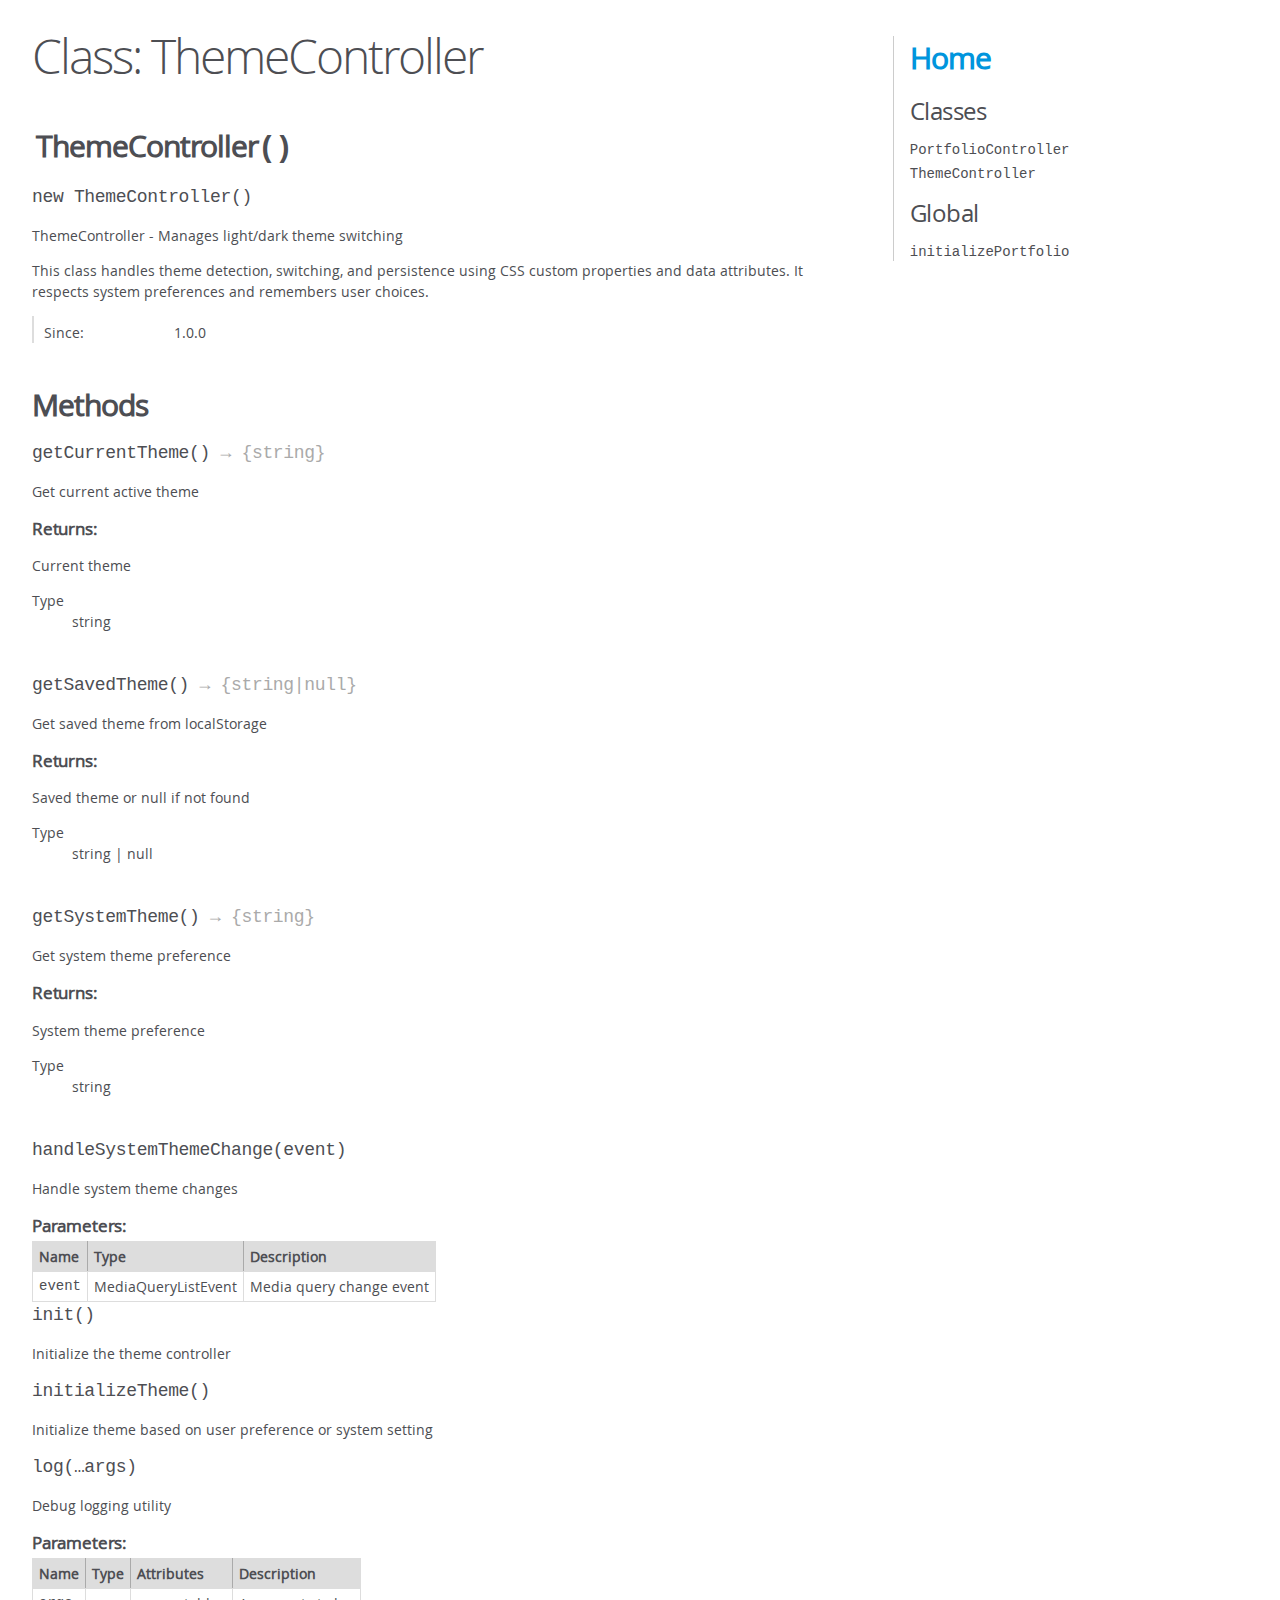
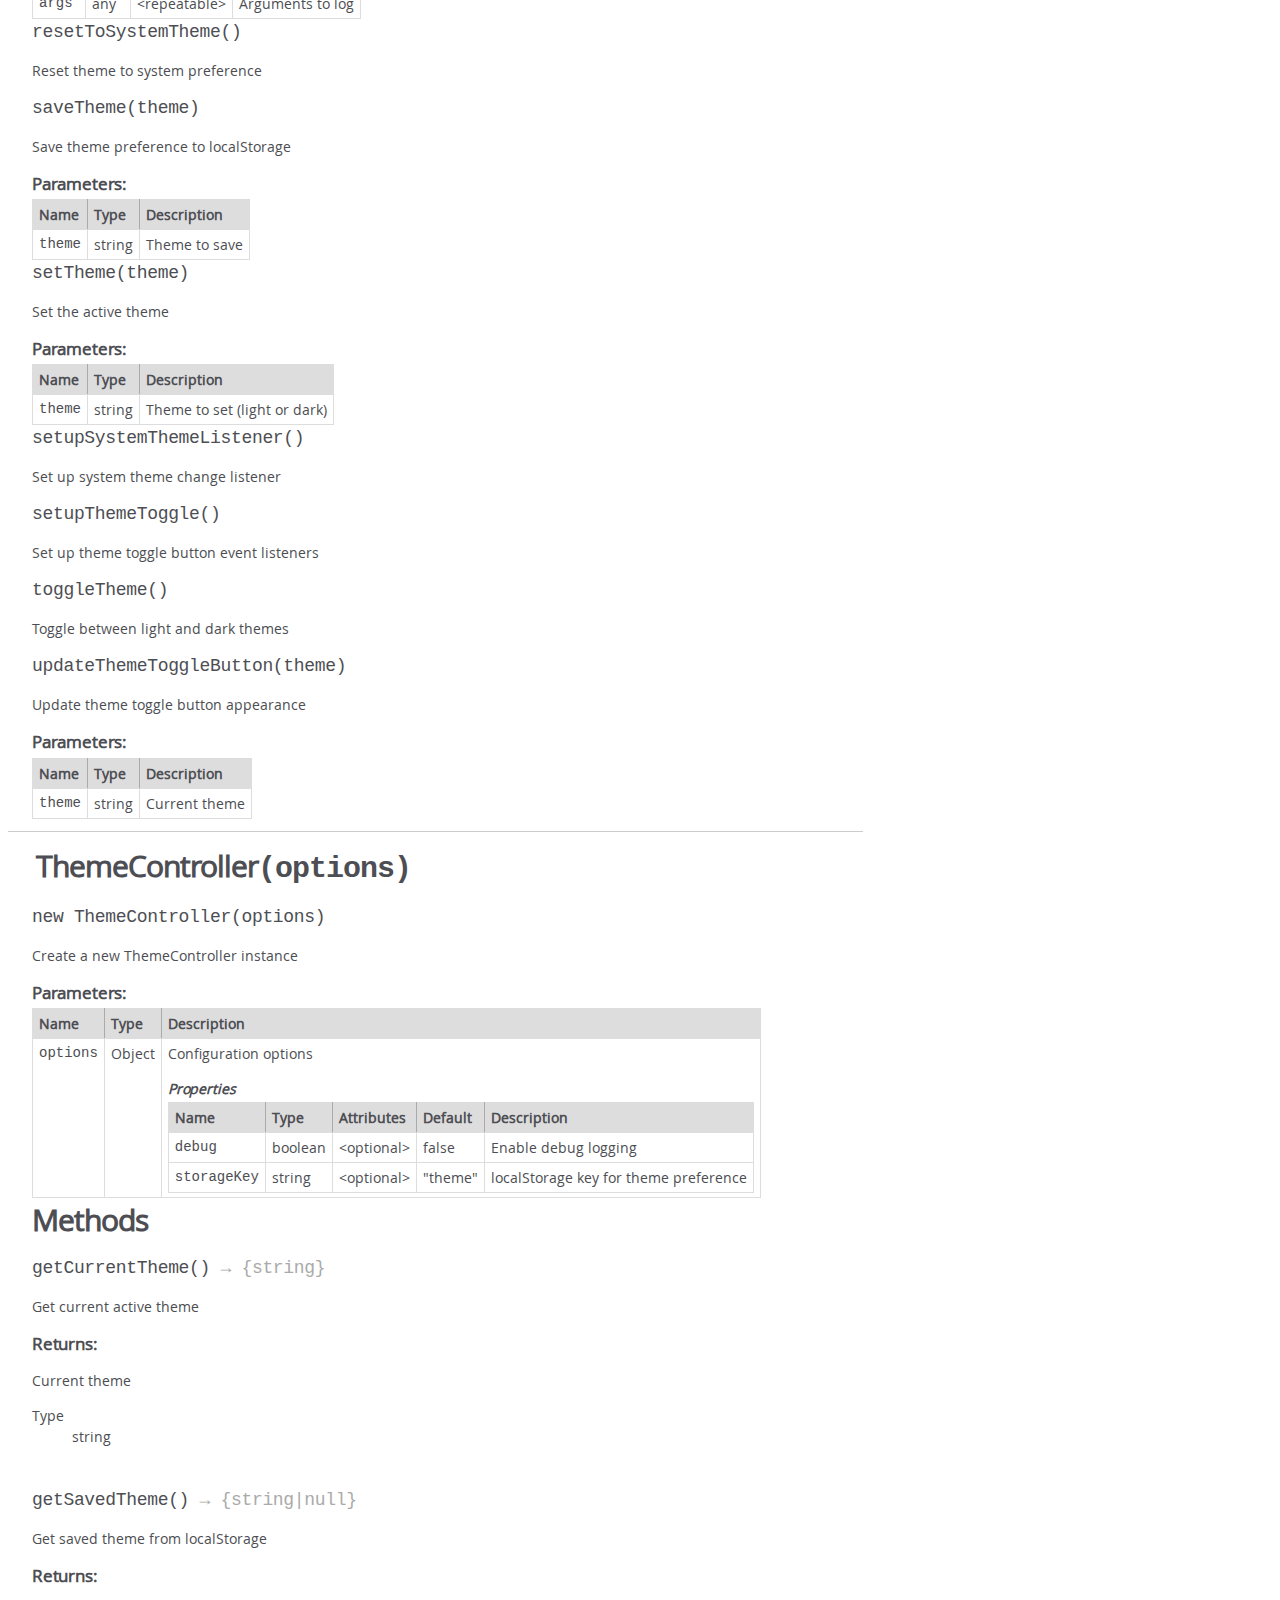
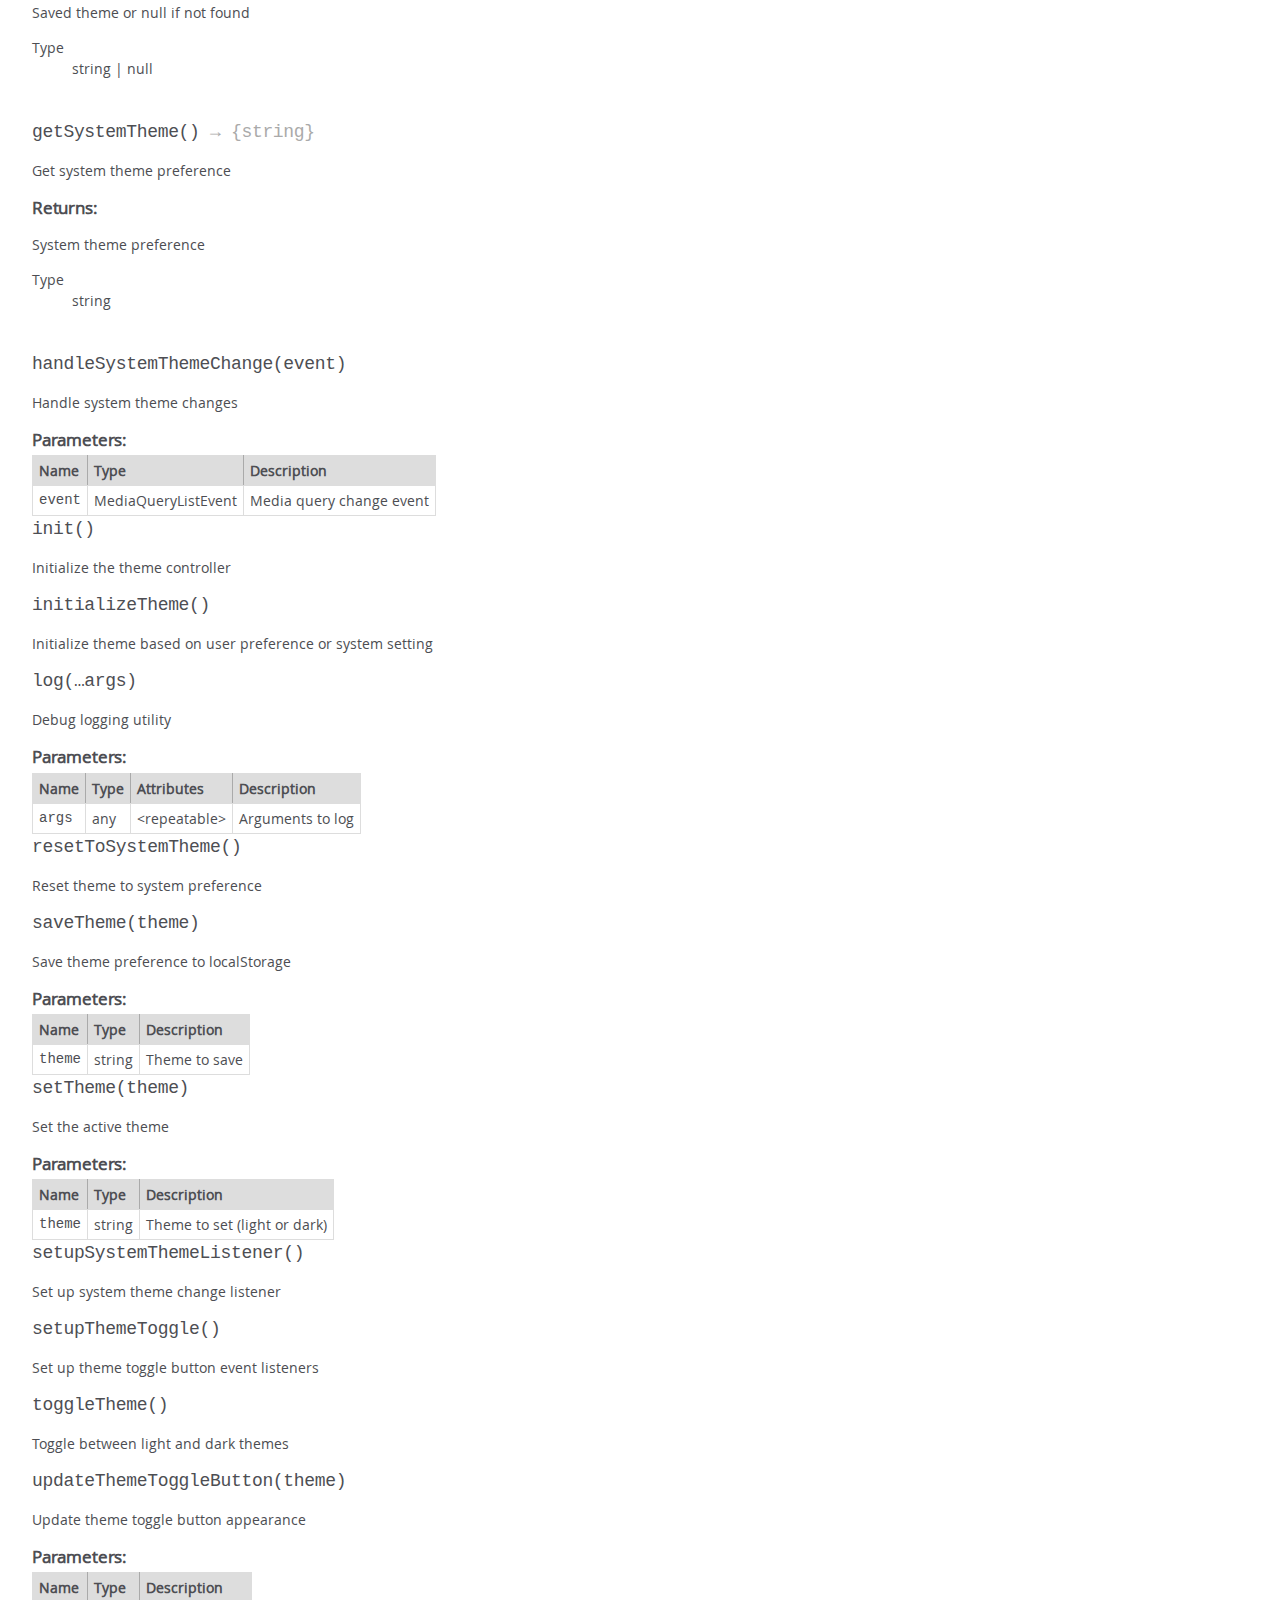
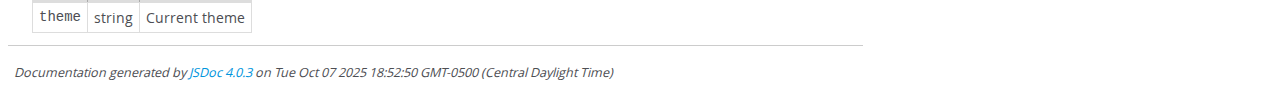
<file: docs/JSDocs/ThemeController.html>
<!DOCTYPE html>
<html lang="en">
<head>
    <meta charset="utf-8">
    <meta name="viewport" content="width=device-width, initial-scale=1.0">
    <title>JSDoc: Class: ThemeController</title>

    <script src="scripts/prettify/prettify.js"> </script>
    <script src="scripts/prettify/lang-css.js"> </script>
    <!-- HTML5 shiv removed for GitHub Pages compatibility -->
    <link type="text/css" rel="stylesheet" href="styles/prettify-tomorrow.css">
    <link type="text/css" rel="stylesheet" href="styles/jsdoc-default.css">
</head>

<body>

<div id="main">

    <h1 class="page-title">Class: ThemeController</h1>

<section>

<header>

        <h2><span class="attribs"><span class="type-signature"></span></span>ThemeController<span class="signature">()</span><span class="type-signature"></span></h2>

</header>

<article>
    <div class="container-overview">

    <h4 class="name" id="ThemeController"><span class="type-signature"></span>new ThemeController<span class="signature">()</span><span class="type-signature"></span></h4>

<div class="description">
    <p>ThemeController - Manages light/dark theme switching</p>
<p>This class handles theme detection, switching, and persistence using CSS custom properties
and data attributes. It respects system preferences and remembers user choices.</p>
</div>

<dl class="details">

    <dt class="tag-since">Since:</dt>
    <dd class="tag-since"><ul class="dummy"><li>1.0.0</li></ul></dd>

</dl>

    </div>

        <h3 class="subsection-title">Methods</h3>

    <h4 class="name" id="getCurrentTheme"><span class="type-signature"></span>getCurrentTheme<span class="signature">()</span><span class="type-signature"> &rarr; {string}</span></h4>

<div class="description">
    <p>Get current active theme</p>
</div>

<h5>Returns:</h5>

<div class="param-desc">
    <p>Current theme</p>
</div>

<dl>
    <dt>
        Type
    </dt>
    <dd>

<span class="param-type">string</span>

    </dd>
</dl>

    <h4 class="name" id="getSavedTheme"><span class="type-signature"></span>getSavedTheme<span class="signature">()</span><span class="type-signature"> &rarr; {string|null}</span></h4>

<div class="description">
    <p>Get saved theme from localStorage</p>
</div>

<h5>Returns:</h5>

<div class="param-desc">
    <p>Saved theme or null if not found</p>
</div>

<dl>
    <dt>
        Type
    </dt>
    <dd>

<span class="param-type">string</span>
|

<span class="param-type">null</span>

    </dd>
</dl>

    <h4 class="name" id="getSystemTheme"><span class="type-signature"></span>getSystemTheme<span class="signature">()</span><span class="type-signature"> &rarr; {string}</span></h4>

<div class="description">
    <p>Get system theme preference</p>
</div>

<h5>Returns:</h5>

<div class="param-desc">
    <p>System theme preference</p>
</div>

<dl>
    <dt>
        Type
    </dt>
    <dd>

<span class="param-type">string</span>

    </dd>
</dl>

    <h4 class="name" id="handleSystemThemeChange"><span class="type-signature"></span>handleSystemThemeChange<span class="signature">(event)</span><span class="type-signature"></span></h4>

<div class="description">
    <p>Handle system theme changes</p>
</div>

    <h5>Parameters:</h5>

<table class="params">
    <thead>
    <tr>

        <th>Name</th>

        <th>Type</th>

        <th class="last">Description</th>
    </tr>
    </thead>

    <tbody>

        <tr>

                <td class="name"><code>event</code></td>

            <td class="type">

<span class="param-type">MediaQueryListEvent</span>

            </td>

            <td class="description last"><p>Media query change event</p></td>
        </tr>

    </tbody>
</table>

    <h4 class="name" id="init"><span class="type-signature"></span>init<span class="signature">()</span><span class="type-signature"></span></h4>

<div class="description">
    <p>Initialize the theme controller</p>
</div>

    <h4 class="name" id="initializeTheme"><span class="type-signature"></span>initializeTheme<span class="signature">()</span><span class="type-signature"></span></h4>

<div class="description">
    <p>Initialize theme based on user preference or system setting</p>
</div>

    <h4 class="name" id="log"><span class="type-signature"></span>log<span class="signature">(&hellip;args)</span><span class="type-signature"></span></h4>

<div class="description">
    <p>Debug logging utility</p>
</div>

    <h5>Parameters:</h5>

<table class="params">
    <thead>
    <tr>

        <th>Name</th>

        <th>Type</th>

        <th>Attributes</th>

        <th class="last">Description</th>
    </tr>
    </thead>

    <tbody>

        <tr>

                <td class="name"><code>args</code></td>

            <td class="type">

<span class="param-type">any</span>

            </td>

                <td class="attributes">

                    &lt;repeatable><br>

                </td>

            <td class="description last"><p>Arguments to log</p></td>
        </tr>

    </tbody>
</table>

    <h4 class="name" id="resetToSystemTheme"><span class="type-signature"></span>resetToSystemTheme<span class="signature">()</span><span class="type-signature"></span></h4>

<div class="description">
    <p>Reset theme to system preference</p>
</div>

    <h4 class="name" id="saveTheme"><span class="type-signature"></span>saveTheme<span class="signature">(theme)</span><span class="type-signature"></span></h4>

<div class="description">
    <p>Save theme preference to localStorage</p>
</div>

    <h5>Parameters:</h5>

<table class="params">
    <thead>
    <tr>

        <th>Name</th>

        <th>Type</th>

        <th class="last">Description</th>
    </tr>
    </thead>

    <tbody>

        <tr>

                <td class="name"><code>theme</code></td>

            <td class="type">

<span class="param-type">string</span>

            </td>

            <td class="description last"><p>Theme to save</p></td>
        </tr>

    </tbody>
</table>

    <h4 class="name" id="setTheme"><span class="type-signature"></span>setTheme<span class="signature">(theme)</span><span class="type-signature"></span></h4>

<div class="description">
    <p>Set the active theme</p>
</div>

    <h5>Parameters:</h5>

<table class="params">
    <thead>
    <tr>

        <th>Name</th>

        <th>Type</th>

        <th class="last">Description</th>
    </tr>
    </thead>

    <tbody>

        <tr>

                <td class="name"><code>theme</code></td>

            <td class="type">

<span class="param-type">string</span>

            </td>

            <td class="description last"><p>Theme to set (light or dark)</p></td>
        </tr>

    </tbody>
</table>

    <h4 class="name" id="setupSystemThemeListener"><span class="type-signature"></span>setupSystemThemeListener<span class="signature">()</span><span class="type-signature"></span></h4>

<div class="description">
    <p>Set up system theme change listener</p>
</div>

    <h4 class="name" id="setupThemeToggle"><span class="type-signature"></span>setupThemeToggle<span class="signature">()</span><span class="type-signature"></span></h4>

<div class="description">
    <p>Set up theme toggle button event listeners</p>
</div>

    <h4 class="name" id="toggleTheme"><span class="type-signature"></span>toggleTheme<span class="signature">()</span><span class="type-signature"></span></h4>

<div class="description">
    <p>Toggle between light and dark themes</p>
</div>

    <h4 class="name" id="updateThemeToggleButton"><span class="type-signature"></span>updateThemeToggleButton<span class="signature">(theme)</span><span class="type-signature"></span></h4>

<div class="description">
    <p>Update theme toggle button appearance</p>
</div>

    <h5>Parameters:</h5>

<table class="params">
    <thead>
    <tr>

        <th>Name</th>

        <th>Type</th>

        <th class="last">Description</th>
    </tr>
    </thead>

    <tbody>

        <tr>

                <td class="name"><code>theme</code></td>

            <td class="type">

<span class="param-type">string</span>

            </td>

            <td class="description last"><p>Current theme</p></td>
        </tr>

    </tbody>
</table>

</article>

</section>

<section>

<header>

        <h2><span class="attribs"><span class="type-signature"></span></span>ThemeController<span class="signature">(options)</span><span class="type-signature"></span></h2>

</header>

<article>
    <div class="container-overview">

    <h4 class="name" id="ThemeController"><span class="type-signature"></span>new ThemeController<span class="signature">(options)</span><span class="type-signature"></span></h4>

<div class="description">
    <p>Create a new ThemeController instance</p>
</div>

    <h5>Parameters:</h5>

<table class="params">
    <thead>
    <tr>

        <th>Name</th>

        <th>Type</th>

        <th class="last">Description</th>
    </tr>
    </thead>

    <tbody>

        <tr>

                <td class="name"><code>options</code></td>

            <td class="type">

<span class="param-type">Object</span>

            </td>

            <td class="description last"><p>Configuration options</p>
                <h6>Properties</h6>

<table class="params">
    <thead>
    <tr>

        <th>Name</th>

        <th>Type</th>

        <th>Attributes</th>

        <th>Default</th>

        <th class="last">Description</th>
    </tr>
    </thead>

    <tbody>

        <tr>

                <td class="name"><code>debug</code></td>

            <td class="type">

<span class="param-type">boolean</span>

            </td>

                <td class="attributes">

                    &lt;optional><br>

                </td>

                <td class="default">

                    false

                </td>

            <td class="description last"><p>Enable debug logging</p></td>
        </tr>

        <tr>

                <td class="name"><code>storageKey</code></td>

            <td class="type">

<span class="param-type">string</span>

            </td>

                <td class="attributes">

                    &lt;optional><br>

                </td>

                <td class="default">

                    "theme"

                </td>

            <td class="description last"><p>localStorage key for theme preference</p></td>
        </tr>

    </tbody>
</table>

            </td>
        </tr>

    </tbody>
</table>

    </div>

        <h3 class="subsection-title">Methods</h3>

    <h4 class="name" id="getCurrentTheme"><span class="type-signature"></span>getCurrentTheme<span class="signature">()</span><span class="type-signature"> &rarr; {string}</span></h4>

<div class="description">
    <p>Get current active theme</p>
</div>

<h5>Returns:</h5>

<div class="param-desc">
    <p>Current theme</p>
</div>

<dl>
    <dt>
        Type
    </dt>
    <dd>

<span class="param-type">string</span>

    </dd>
</dl>

    <h4 class="name" id="getSavedTheme"><span class="type-signature"></span>getSavedTheme<span class="signature">()</span><span class="type-signature"> &rarr; {string|null}</span></h4>

<div class="description">
    <p>Get saved theme from localStorage</p>
</div>

<h5>Returns:</h5>

<div class="param-desc">
    <p>Saved theme or null if not found</p>
</div>

<dl>
    <dt>
        Type
    </dt>
    <dd>

<span class="param-type">string</span>
|

<span class="param-type">null</span>

    </dd>
</dl>

    <h4 class="name" id="getSystemTheme"><span class="type-signature"></span>getSystemTheme<span class="signature">()</span><span class="type-signature"> &rarr; {string}</span></h4>

<div class="description">
    <p>Get system theme preference</p>
</div>

<h5>Returns:</h5>

<div class="param-desc">
    <p>System theme preference</p>
</div>

<dl>
    <dt>
        Type
    </dt>
    <dd>

<span class="param-type">string</span>

    </dd>
</dl>

    <h4 class="name" id="handleSystemThemeChange"><span class="type-signature"></span>handleSystemThemeChange<span class="signature">(event)</span><span class="type-signature"></span></h4>

<div class="description">
    <p>Handle system theme changes</p>
</div>

    <h5>Parameters:</h5>

<table class="params">
    <thead>
    <tr>

        <th>Name</th>

        <th>Type</th>

        <th class="last">Description</th>
    </tr>
    </thead>

    <tbody>

        <tr>

                <td class="name"><code>event</code></td>

            <td class="type">

<span class="param-type">MediaQueryListEvent</span>

            </td>

            <td class="description last"><p>Media query change event</p></td>
        </tr>

    </tbody>
</table>

    <h4 class="name" id="init"><span class="type-signature"></span>init<span class="signature">()</span><span class="type-signature"></span></h4>

<div class="description">
    <p>Initialize the theme controller</p>
</div>

    <h4 class="name" id="initializeTheme"><span class="type-signature"></span>initializeTheme<span class="signature">()</span><span class="type-signature"></span></h4>

<div class="description">
    <p>Initialize theme based on user preference or system setting</p>
</div>

    <h4 class="name" id="log"><span class="type-signature"></span>log<span class="signature">(&hellip;args)</span><span class="type-signature"></span></h4>

<div class="description">
    <p>Debug logging utility</p>
</div>

    <h5>Parameters:</h5>

<table class="params">
    <thead>
    <tr>

        <th>Name</th>

        <th>Type</th>

        <th>Attributes</th>

        <th class="last">Description</th>
    </tr>
    </thead>

    <tbody>

        <tr>

                <td class="name"><code>args</code></td>

            <td class="type">

<span class="param-type">any</span>

            </td>

                <td class="attributes">

                    &lt;repeatable><br>

                </td>

            <td class="description last"><p>Arguments to log</p></td>
        </tr>

    </tbody>
</table>

    <h4 class="name" id="resetToSystemTheme"><span class="type-signature"></span>resetToSystemTheme<span class="signature">()</span><span class="type-signature"></span></h4>

<div class="description">
    <p>Reset theme to system preference</p>
</div>

    <h4 class="name" id="saveTheme"><span class="type-signature"></span>saveTheme<span class="signature">(theme)</span><span class="type-signature"></span></h4>

<div class="description">
    <p>Save theme preference to localStorage</p>
</div>

    <h5>Parameters:</h5>

<table class="params">
    <thead>
    <tr>

        <th>Name</th>

        <th>Type</th>

        <th class="last">Description</th>
    </tr>
    </thead>

    <tbody>

        <tr>

                <td class="name"><code>theme</code></td>

            <td class="type">

<span class="param-type">string</span>

            </td>

            <td class="description last"><p>Theme to save</p></td>
        </tr>

    </tbody>
</table>

    <h4 class="name" id="setTheme"><span class="type-signature"></span>setTheme<span class="signature">(theme)</span><span class="type-signature"></span></h4>

<div class="description">
    <p>Set the active theme</p>
</div>

    <h5>Parameters:</h5>

<table class="params">
    <thead>
    <tr>

        <th>Name</th>

        <th>Type</th>

        <th class="last">Description</th>
    </tr>
    </thead>

    <tbody>

        <tr>

                <td class="name"><code>theme</code></td>

            <td class="type">

<span class="param-type">string</span>

            </td>

            <td class="description last"><p>Theme to set (light or dark)</p></td>
        </tr>

    </tbody>
</table>

    <h4 class="name" id="setupSystemThemeListener"><span class="type-signature"></span>setupSystemThemeListener<span class="signature">()</span><span class="type-signature"></span></h4>

<div class="description">
    <p>Set up system theme change listener</p>
</div>

    <h4 class="name" id="setupThemeToggle"><span class="type-signature"></span>setupThemeToggle<span class="signature">()</span><span class="type-signature"></span></h4>

<div class="description">
    <p>Set up theme toggle button event listeners</p>
</div>

    <h4 class="name" id="toggleTheme"><span class="type-signature"></span>toggleTheme<span class="signature">()</span><span class="type-signature"></span></h4>

<div class="description">
    <p>Toggle between light and dark themes</p>
</div>

    <h4 class="name" id="updateThemeToggleButton"><span class="type-signature"></span>updateThemeToggleButton<span class="signature">(theme)</span><span class="type-signature"></span></h4>

<div class="description">
    <p>Update theme toggle button appearance</p>
</div>

    <h5>Parameters:</h5>

<table class="params">
    <thead>
    <tr>

        <th>Name</th>

        <th>Type</th>

        <th class="last">Description</th>
    </tr>
    </thead>

    <tbody>

        <tr>

                <td class="name"><code>theme</code></td>

            <td class="type">

<span class="param-type">string</span>

            </td>

            <td class="description last"><p>Current theme</p></td>
        </tr>

    </tbody>
</table>

</article>

</section>

</div>

<nav>
    <h2><a href="index.html">Home</a></h2><h3>Classes</h3><ul><li><a href="PortfolioController.html">PortfolioController</a></li><li><a href="ThemeController.html">ThemeController</a></li></ul><h3>Global</h3><ul><li><a href="global.html#initializePortfolio">initializePortfolio</a></li></ul>
</nav>

<br class="clear">

<footer>
    Documentation generated by <a href="https://github.com/jsdoc/jsdoc">JSDoc 4.0.3</a> on Tue Oct 07 2025 18:52:50 GMT-0500 (Central Daylight Time)
</footer>

<script> prettyPrint(); </script>
<script src="scripts/linenumber.js"> </script>

    <!-- Debug info -->
    <script>
      // Only run debug on HTTP/HTTPS (not file://)
      if (window.location.protocol === 'http:' || window.location.protocol === 'https:') {
        console.log('JSDoc Debug Info:');
        console.log('Current URL:', window.location.href);
        console.log('Base URL:', window.location.origin + window.location.pathname.replace(/[^/]*$/, ''));
        
        // Test resource loading
        const resources = [
          'styles/jsdoc-default.css',
          'styles/prettify-tomorrow.css', 
          'scripts/prettify/prettify.js',
          'scripts/prettify/lang-css.js'
        ];
        
        resources.forEach(resource => {
          fetch(resource)
            .then(response => {
              if (response.ok) {
                console.log('✅ Resource loaded:', resource);
              } else {
                console.error('❌ Resource failed:', resource, response.status);
              }
            })
            .catch(error => {
              console.error('❌ Resource error:', resource, error);
            });
        });
      } else {
        console.log('JSDoc: Skipping debug checks for file:// protocol (use http server or GitHub Pages)');
      }
    </script>
    </body>
</html>
</file>
<file: docs/JSDocs/styles/prettify-tomorrow.css>
/* Tomorrow Theme */
/* Original theme - https://github.com/chriskempson/tomorrow-theme */
/* Pretty printing styles. Used with prettify.js. */
/* SPAN elements with the classes below are added by prettyprint. */
/* plain text */
.pln {
  color: #4d4d4c; }

@media screen {
  /* string content */
  .str {
    color: #718c00; }

  /* a keyword */
  .kwd {
    color: #8959a8; }

  /* a comment */
  .com {
    color: #8e908c; }

  /* a type name */
  .typ {
    color: #4271ae; }

  /* a literal value */
  .lit {
    color: #f5871f; }

  /* punctuation */
  .pun {
    color: #4d4d4c; }

  /* lisp open bracket */
  .opn {
    color: #4d4d4c; }

  /* lisp close bracket */
  .clo {
    color: #4d4d4c; }

  /* a markup tag name */
  .tag {
    color: #c82829; }

  /* a markup attribute name */
  .atn {
    color: #f5871f; }

  /* a markup attribute value */
  .atv {
    color: #3e999f; }

  /* a declaration */
  .dec {
    color: #f5871f; }

  /* a variable name */
  .var {
    color: #c82829; }

  /* a function name */
  .fun {
    color: #4271ae; } }
/* Use higher contrast and text-weight for printable form. */
@media print, projection {
  .str {
    color: #060; }

  .kwd {
    color: #006;
    font-weight: bold; }

  .com {
    color: #600;
    font-style: italic; }

  .typ {
    color: #404;
    font-weight: bold; }

  .lit {
    color: #044; }

  .pun, .opn, .clo {
    color: #440; }

  .tag {
    color: #006;
    font-weight: bold; }

  .atn {
    color: #404; }

  .atv {
    color: #060; } }
/* Style */
/*
pre.prettyprint {
  background: white;
  font-family: Consolas, Monaco, 'Andale Mono', monospace;
  font-size: 12px;
  line-height: 1.5;
  border: 1px solid #ccc;
  padding: 10px; }
*/

/* Specify class=linenums on a pre to get line numbering */
ol.linenums {
  margin-top: 0;
  margin-bottom: 0; }

/* IE indents via margin-left */
li.L0,
li.L1,
li.L2,
li.L3,
li.L4,
li.L5,
li.L6,
li.L7,
li.L8,
li.L9 {
  /* */ }

/* Alternate shading for lines */
li.L1,
li.L3,
li.L5,
li.L7,
li.L9 {
  /* */ }
</file>
<file: docs/JSDocs/styles/jsdoc-default.css>
@font-face {
    font-family: 'Open Sans';
    font-weight: normal;
    font-style: normal;
    src: url('../fonts/OpenSans-Regular-webfont.eot');
    src:
        local('Open Sans'),
        local('OpenSans'),
        url('../fonts/OpenSans-Regular-webfont.eot?#iefix') format('embedded-opentype'),
        url('../fonts/OpenSans-Regular-webfont.woff') format('woff'),
        url('../fonts/OpenSans-Regular-webfont.svg#open_sansregular') format('svg');
}

@font-face {
    font-family: 'Open Sans Light';
    font-weight: normal;
    font-style: normal;
    src: url('../fonts/OpenSans-Light-webfont.eot');
    src:
        local('Open Sans Light'),
        local('OpenSans Light'),
        url('../fonts/OpenSans-Light-webfont.eot?#iefix') format('embedded-opentype'),
        url('../fonts/OpenSans-Light-webfont.woff') format('woff'),
        url('../fonts/OpenSans-Light-webfont.svg#open_sanslight') format('svg');
}

html
{
    overflow: auto;
    background-color: #fff;
    font-size: 14px;
}

body
{
    font-family: 'Open Sans', sans-serif;
    line-height: 1.5;
    color: #4d4e53;
    background-color: white;
}

a, a:visited, a:active {
    color: #0095dd;
    text-decoration: none;
}

a:hover {
    text-decoration: underline;
}

header
{
    display: block;
    padding: 0px 4px;
}

tt, code, kbd, samp {
    font-family: Consolas, Monaco, 'Andale Mono', monospace;
}

.class-description {
    font-size: 130%;
    line-height: 140%;
    margin-bottom: 1em;
    margin-top: 1em;
}

.class-description:empty {
    margin: 0;
}

#main {
    float: left;
    width: 70%;
}

article dl {
    margin-bottom: 40px;
}

article img {
  max-width: 100%;
}

section
{
    display: block;
    background-color: #fff;
    padding: 12px 24px;
    border-bottom: 1px solid #ccc;
    margin-right: 30px;
}

.variation {
    display: none;
}

.signature-attributes {
    font-size: 60%;
    color: #aaa;
    font-style: italic;
    font-weight: lighter;
}

nav
{
    display: block;
    float: right;
    margin-top: 28px;
    width: 30%;
    box-sizing: border-box;
    border-left: 1px solid #ccc;
    padding-left: 16px;
}

nav ul {
    font-family: 'Lucida Grande', 'Lucida Sans Unicode', arial, sans-serif;
    font-size: 100%;
    line-height: 17px;
    padding: 0;
    margin: 0;
    list-style-type: none;
}

nav ul a, nav ul a:visited, nav ul a:active {
    font-family: Consolas, Monaco, 'Andale Mono', monospace;
    line-height: 18px;
    color: #4D4E53;
}

nav h3 {
    margin-top: 12px;
}

nav li {
    margin-top: 6px;
}

footer {
    display: block;
    padding: 6px;
    margin-top: 12px;
    font-style: italic;
    font-size: 90%;
}

h1, h2, h3, h4 {
    font-weight: 200;
    margin: 0;
}

h1
{
    font-family: 'Open Sans Light', sans-serif;
    font-size: 48px;
    letter-spacing: -2px;
    margin: 12px 24px 20px;
}

h2, h3.subsection-title
{
    font-size: 30px;
    font-weight: 700;
    letter-spacing: -1px;
    margin-bottom: 12px;
}

h3
{
    font-size: 24px;
    letter-spacing: -0.5px;
    margin-bottom: 12px;
}

h4
{
    font-size: 18px;
    letter-spacing: -0.33px;
    margin-bottom: 12px;
    color: #4d4e53;
}

h5, .container-overview .subsection-title
{
    font-size: 120%;
    font-weight: bold;
    letter-spacing: -0.01em;
    margin: 8px 0 3px 0;
}

h6
{
    font-size: 100%;
    letter-spacing: -0.01em;
    margin: 6px 0 3px 0;
    font-style: italic;
}

table
{
    border-spacing: 0;
    border: 0;
    border-collapse: collapse;
}

td, th
{
    border: 1px solid #ddd;
    margin: 0px;
    text-align: left;
    vertical-align: top;
    padding: 4px 6px;
    display: table-cell;
}

thead tr
{
    background-color: #ddd;
    font-weight: bold;
}

th { border-right: 1px solid #aaa; }
tr > th:last-child { border-right: 1px solid #ddd; }

.ancestors, .attribs { color: #999; }
.ancestors a, .attribs a
{
    color: #999 !important;
    text-decoration: none;
}

.clear
{
    clear: both;
}

.important
{
    font-weight: bold;
    color: #950B02;
}

.yes-def {
    text-indent: -1000px;
}

.type-signature {
    color: #aaa;
}

.name, .signature {
    font-family: Consolas, Monaco, 'Andale Mono', monospace;
}

.details { margin-top: 14px; border-left: 2px solid #DDD; }
.details dt { width: 120px; float: left; padding-left: 10px;  padding-top: 6px; }
.details dd { margin-left: 70px; }
.details ul { margin: 0; }
.details ul { list-style-type: none; }
.details li { margin-left: 30px; padding-top: 6px; }
.details pre.prettyprint { margin: 0 }
.details .object-value { padding-top: 0; }

.description {
    margin-bottom: 1em;
    margin-top: 1em;
}

.code-caption
{
    font-style: italic;
    font-size: 107%;
    margin: 0;
}

.source
{
    border: 1px solid #ddd;
    width: 80%;
    overflow: auto;
}

.prettyprint.source {
    width: inherit;
}

.source code
{
    font-size: 100%;
    line-height: 18px;
    display: block;
    padding: 4px 12px;
    margin: 0;
    background-color: #fff;
    color: #4D4E53;
}

.prettyprint code span.line
{
  display: inline-block;
}

.prettyprint.linenums
{
  padding-left: 70px;
  -webkit-user-select: none;
  -moz-user-select: none;
  -ms-user-select: none;
  user-select: none;
}

.prettyprint.linenums ol
{
  padding-left: 0;
}

.prettyprint.linenums li
{
  border-left: 3px #ddd solid;
}

.prettyprint.linenums li.selected,
.prettyprint.linenums li.selected *
{
  background-color: lightyellow;
}

.prettyprint.linenums li *
{
  -webkit-user-select: text;
  -moz-user-select: text;
  -ms-user-select: text;
  user-select: text;
}

.params .name, .props .name, .name code {
    color: #4D4E53;
    font-family: Consolas, Monaco, 'Andale Mono', monospace;
    font-size: 100%;
}

.params td.description > p:first-child,
.props td.description > p:first-child
{
    margin-top: 0;
    padding-top: 0;
}

.params td.description > p:last-child,
.props td.description > p:last-child
{
    margin-bottom: 0;
    padding-bottom: 0;
}

.disabled {
    color: #454545;
}
</file>
